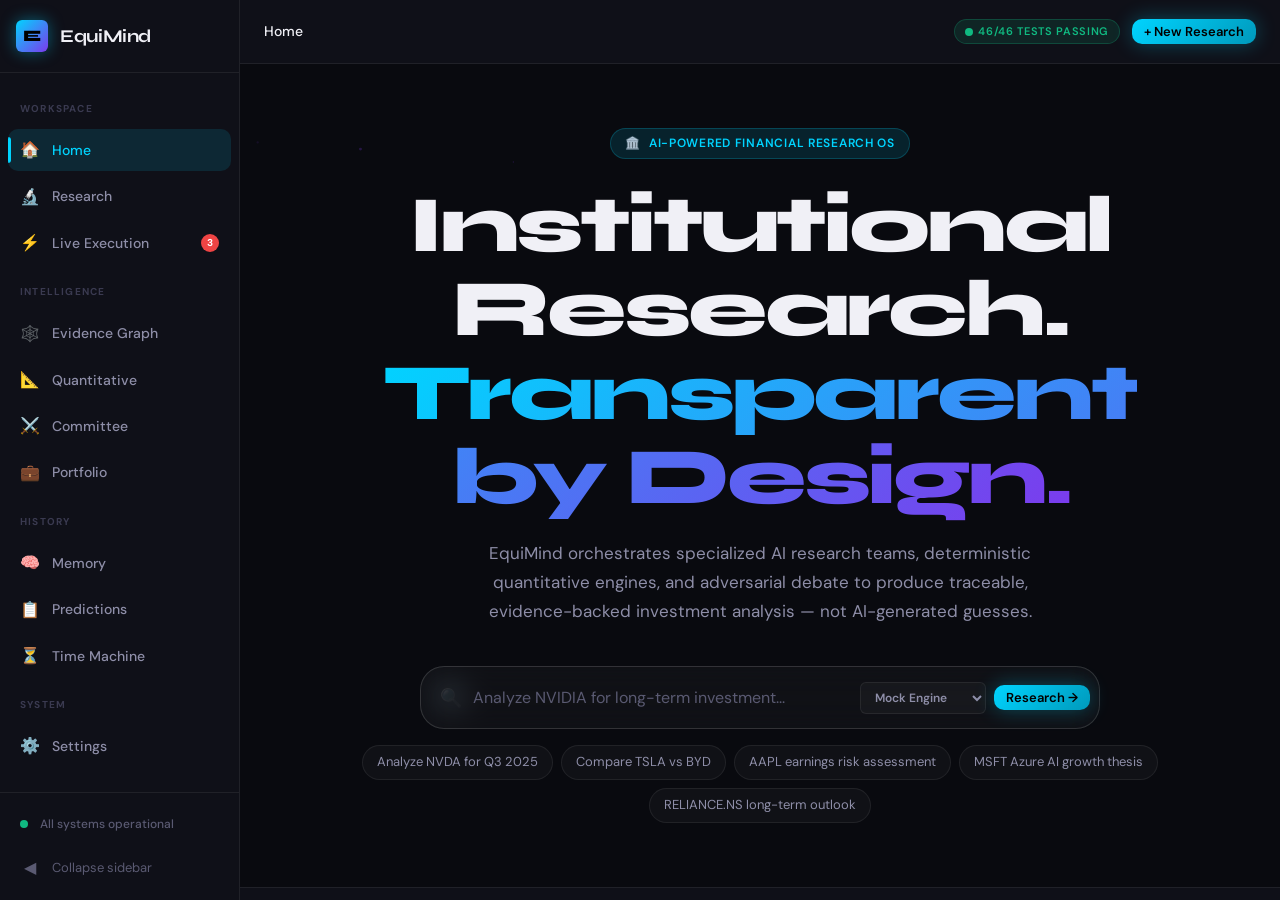
<file: web/index.html>
<!DOCTYPE html>
<html lang="en" data-theme="dark">
<head>
  <meta charset="UTF-8">
  <meta name="viewport" content="width=device-width, initial-scale=1.0">
  <title>EquiMind — AI-Powered Financial Research Operating System</title>
  <meta name="description" content="EquiMind is an autonomous AI Financial Research OS. Institutional-quality equity research powered by deterministic quantitative engines, adversarial debate, and traceable evidence — not chatbot guesses.">

  <!-- Fonts -->
  <link rel="preconnect" href="https://fonts.googleapis.com">
  <link rel="preconnect" href="https://fonts.gstatic.com" crossorigin>
  <link href="https://fonts.googleapis.com/css2?family=DM+Sans:ital,opsz,wght@0,9..40,300;0,9..40,400;0,9..40,500;0,9..40,600;0,9..40,700;1,9..40,400&family=JetBrains+Mono:wght@400;500;600;700&family=Syne:wght@500;600;700;800&display=swap" rel="stylesheet">

  <!-- CSS -->
  <link rel="stylesheet" href="css/design-system.css">
  <link rel="stylesheet" href="css/components.css">
  <link rel="stylesheet" href="css/layout.css">
  <link rel="stylesheet" href="css/landing.css">
</head>
<body>

<!-- Mobile overlay -->
<div id="nav-overlay" style="display:none;position:fixed;inset:0;background:rgba(0,0,0,0.6);z-index:150;backdrop-filter:blur(4px)" onclick="nav.closeMobile()"></div>

<!-- ============================================================
     APP SHELL
     ============================================================ -->
<div class="app-shell">

  <!-- ── LEFT NAVIGATION ── -->
  <nav id="nav-sidebar" class="nav-sidebar" role="navigation" aria-label="Main navigation">

    <!-- Logo -->
    <div class="nav-logo">
      <div class="nav-logo-icon" aria-hidden="true">E</div>
      <span class="nav-logo-text">EquiMind</span>
    </div>

    <!-- Nav Body -->
    <div class="nav-body">

      <span class="nav-group-label">Workspace</span>

      <a href="index.html" class="nav-item" data-page="index.html" id="nav-home" aria-label="Home">
        <span class="nav-item-icon">🏠</span>
        <span class="nav-item-label">Home</span>
      </a>

      <a href="research.html" class="nav-item" data-page="research.html" aria-label="Research">
        <span class="nav-item-icon">🔬</span>
        <span class="nav-item-label">Research</span>
      </a>

      <a href="live.html" class="nav-item" data-page="live.html" aria-label="Live Execution">
        <span class="nav-item-icon">⚡</span>
        <span class="nav-item-label">Live Execution</span>
        <span class="nav-item-badge">3</span>
      </a>

      <span class="nav-group-label">Intelligence</span>

      <a href="evidence.html" class="nav-item" data-page="evidence.html" aria-label="Evidence Explorer">
        <span class="nav-item-icon">🕸️</span>
        <span class="nav-item-label">Evidence Graph</span>
      </a>

      <a href="quantitative.html" class="nav-item" data-page="quantitative.html" aria-label="Quantitative Analysis">
        <span class="nav-item-icon">📐</span>
        <span class="nav-item-label">Quantitative</span>
      </a>

      <a href="committee.html" class="nav-item" data-page="committee.html" aria-label="Investment Committee">
        <span class="nav-item-icon">⚔️</span>
        <span class="nav-item-label">Committee</span>
      </a>

      <a href="portfolio.html" class="nav-item" data-page="portfolio.html" aria-label="Portfolio">
        <span class="nav-item-icon">💼</span>
        <span class="nav-item-label">Portfolio</span>
      </a>

      <span class="nav-group-label">History</span>

      <a href="memory.html" class="nav-item" data-page="memory.html" aria-label="Memory Explorer">
        <span class="nav-item-icon">🧠</span>
        <span class="nav-item-label">Memory</span>
      </a>

      <a href="predictions.html" class="nav-item" data-page="predictions.html" aria-label="Prediction Registry">
        <span class="nav-item-icon">📋</span>
        <span class="nav-item-label">Predictions</span>
      </a>

      <a href="timemachine.html" class="nav-item" data-page="timemachine.html" aria-label="Time Machine">
        <span class="nav-item-icon">⏳</span>
        <span class="nav-item-label">Time Machine</span>
      </a>

      <span class="nav-group-label">System</span>

      <a href="settings.html" class="nav-item" data-page="settings.html" aria-label="Settings">
        <span class="nav-item-icon">⚙️</span>
        <span class="nav-item-label">Settings</span>
      </a>

    </div>

    <!-- Collapse toggle -->
    <div class="nav-footer">
      <div class="nav-item" style="gap:var(--space-3);color:var(--text-muted);font-size:0.75rem">
        <span class="status-dot live"></span>
        <span class="nav-item-label">All systems operational</span>
      </div>
      <div id="nav-collapse-btn" class="nav-collapse-btn" aria-label="Toggle navigation" tabindex="0" role="button">
        <span class="nav-collapse-icon nav-item-icon">◀</span>
        <span class="nav-item-label t-small">Collapse sidebar</span>
      </div>
    </div>

  </nav>

  <!-- ── MAIN CONTENT ── -->
  <main class="main-content" id="main-content">

    <!-- Top Bar -->
    <header class="top-bar">
      <div class="top-bar-left">
        <button id="mobile-menu-btn" class="btn btn-ghost btn-icon" aria-label="Open navigation" style="display:none">☰</button>
        <nav class="breadcrumb" aria-label="Breadcrumb">
          <span class="breadcrumb-current">Home</span>
        </nav>
      </div>
      <div class="top-bar-right">
        <span class="badge badge-green" style="gap:5px">
          <span class="status-dot live"></span>
          46/46 Tests Passing
        </span>
        <button id="new-research-btn" class="btn btn-primary btn-sm" onclick="document.getElementById('search-input').focus()">
          + New Research
        </button>
      </div>
    </header>

    <!-- Page Content -->
    <div class="page-content">

      <!-- ── HERO ── -->
      <section class="hero" aria-labelledby="hero-headline">
        <canvas id="hero-canvas" class="hero-canvas" aria-hidden="true"></canvas>

        <div class="hero-eyebrow" aria-label="Product label">
          <span>🏛️</span>
          <span>AI-Powered Financial Research OS</span>
        </div>

        <h1 class="hero-headline" id="hero-headline">
          Institutional Research.<br>
          <span class="gradient-text">Transparent by Design.</span>
        </h1>

        <p class="hero-sub">
          EquiMind orchestrates specialized AI research teams, deterministic quantitative engines, and adversarial debate to produce traceable, evidence-backed investment analysis — not AI-generated guesses.
        </p>

        <!-- Search Interface -->
        <div class="search-wrapper" role="search">
          <span class="search-icon" aria-hidden="true">🔍</span>
          <input
            id="search-input"
            class="search-input"
            type="text"
            placeholder="Analyze NVIDIA for long-term investment..."
            autocomplete="off"
            spellcheck="false"
            aria-label="Research query"
          >
          <div class="search-actions">
            <select id="provider-select" class="btn btn-ghost btn-sm" style="font-size:0.75rem;padding:6px 10px;border-radius:var(--radius-sm)" aria-label="LLM provider">
              <option value="mock">Mock Engine</option>
              <option value="openai">OpenAI</option>
              <option value="gemini">Gemini</option>
              <option value="claude">Claude</option>
              <option value="ollama">Ollama (Local)</option>
            </select>
            <button id="search-btn" class="btn btn-primary btn-sm" aria-label="Start research">
              Research →
            </button>
          </div>
        </div>

        <!-- Example chips -->
        <div class="search-examples" role="list" aria-label="Example queries">
          <span class="search-example-chip" role="listitem" tabindex="0">Analyze NVDA for Q3 2025</span>
          <span class="search-example-chip" role="listitem" tabindex="0">Compare TSLA vs BYD</span>
          <span class="search-example-chip" role="listitem" tabindex="0">AAPL earnings risk assessment</span>
          <span class="search-example-chip" role="listitem" tabindex="0">MSFT Azure AI growth thesis</span>
          <span class="search-example-chip" role="listitem" tabindex="0">RELIANCE.NS long-term outlook</span>
        </div>
      </section>

      <!-- ── STATS STRIP ── -->
      <div class="stats-strip" role="complementary" aria-label="System statistics">
        <div class="stats-strip-item">
          <span>🤖</span>
          <span class="stats-strip-value">8</span>
          <span>LLM Providers</span>
        </div>
        <div class="stats-strip-item">
          <span>🧮</span>
          <span class="stats-strip-value">9</span>
          <span>Quant Engines</span>
        </div>
        <div class="stats-strip-item">
          <span>🧪</span>
          <span class="stats-strip-value">46/46</span>
          <span>Tests Passing</span>
        </div>
        <div class="stats-strip-item">
          <span>⚡</span>
          <span class="stats-strip-value">1,000+</span>
          <span>Monte Carlo Paths</span>
        </div>
        <div class="stats-strip-item">
          <span>🏛️</span>
          <span class="stats-strip-value">0%</span>
          <span>LLM Math Used</span>
        </div>
      </div>

      <!-- ── RECENT REPORTS ── -->
      <section class="landing-section" aria-labelledby="recent-heading">
        <div class="section-header">
          <h2 class="t-h2" id="recent-heading">Recent Research</h2>
          <a href="research.html" class="btn btn-ghost btn-sm">View all →</a>
        </div>

        <div class="reports-scroll" role="list" aria-label="Recent research reports">

          <div class="report-card" role="listitem" tabindex="0" onclick="window.location='research.html?ticker=NVDA'" onkeydown="if(event.key==='Enter')window.location='research.html?ticker=NVDA'">
            <div class="report-card-header">
              <span class="ticker-chip">📈 NVDA</span>
              <span class="badge badge-green">STRONG BUY</span>
            </div>
            <div class="report-card-title">NVIDIA — AI Infrastructure Demand & Blackwell Architecture Analysis</div>
            <div class="report-card-meta">
              <span>2h ago · 47 evidence nodes</span>
              <span class="report-card-conviction" style="color:var(--green)">⬆ 94% conviction</span>
            </div>
            <div class="progress-bar"><div class="progress-fill" style="width:94%"></div></div>
          </div>

          <div class="report-card" role="listitem" tabindex="0" onclick="window.location='research.html?ticker=AAPL'" onkeydown="if(event.key==='Enter')window.location='research.html?ticker=AAPL'">
            <div class="report-card-header">
              <span class="ticker-chip">📱 AAPL</span>
              <span class="badge badge-amber">HOLD</span>
            </div>
            <div class="report-card-title">Apple Inc. — Services Growth vs Hardware Saturation in Indian Markets</div>
            <div class="report-card-meta">
              <span>6h ago · 38 evidence nodes</span>
              <span class="report-card-conviction" style="color:var(--amber)">→ 61% conviction</span>
            </div>
            <div class="progress-bar"><div class="progress-fill" style="width:61%;background:linear-gradient(90deg,var(--amber),var(--cyan))"></div></div>
          </div>

          <div class="report-card" role="listitem" tabindex="0">
            <div class="report-card-header">
              <span class="ticker-chip">🚗 TSLA</span>
              <span class="badge badge-red">SELL</span>
            </div>
            <div class="report-card-title">Tesla — Margin Compression, BYD Competition & Valuation Risk Assessment</div>
            <div class="report-card-meta">
              <span>1d ago · 52 evidence nodes</span>
              <span class="report-card-conviction" style="color:var(--red)">⬇ 78% conviction</span>
            </div>
            <div class="progress-bar"><div class="progress-fill" style="width:78%;background:linear-gradient(90deg,var(--red),var(--amber))"></div></div>
          </div>

          <div class="report-card" role="listitem" tabindex="0">
            <div class="report-card-header">
              <span class="ticker-chip">☁️ MSFT</span>
              <span class="badge badge-green">BUY</span>
            </div>
            <div class="report-card-title">Microsoft — Azure AI Copilot Monetization & Enterprise Adoption Rate</div>
            <div class="report-card-meta">
              <span>2d ago · 41 evidence nodes</span>
              <span class="report-card-conviction" style="color:var(--green)">⬆ 82% conviction</span>
            </div>
            <div class="progress-bar"><div class="progress-fill" style="width:82%"></div></div>
          </div>

          <div class="report-card" role="listitem" tabindex="0">
            <div class="report-card-header">
              <span class="ticker-chip">🛢️ RELIANCE</span>
              <span class="badge badge-green">BUY</span>
            </div>
            <div class="report-card-title">Reliance Industries — Jio Platforms JioAI & Retail Expansion Thesis</div>
            <div class="report-card-meta">
              <span>3d ago · 29 evidence nodes</span>
              <span class="report-card-conviction" style="color:var(--green)">⬆ 76% conviction</span>
            </div>
            <div class="progress-bar"><div class="progress-fill" style="width:76%"></div></div>
          </div>

        </div>
      </section>

      <!-- ── ARCHITECTURE DIAGRAM ── -->
      <section class="landing-section" aria-labelledby="arch-heading">
        <div class="section-header">
          <div>
            <h2 class="t-h2" id="arch-heading">How Research Works</h2>
            <p class="t-small t-secondary" style="margin-top:var(--space-1)">Every recommendation traces back to verified evidence — no hallucinations</p>
          </div>
        </div>

        <div class="arch-diagram" role="img" aria-label="EquiMind research architecture diagram">
          <div class="arch-node delay-1 animate-scale-in" style="border-color:rgba(0,212,255,0.3)">
            <div class="arch-node-icon">🎯</div>
            <div class="arch-node-name t-cyan">Planner Agent</div>
            <div class="arch-node-sub">Sector detection & DAG construction</div>
          </div>
          <div class="arch-arrow">→</div>
          <div class="arch-node delay-2 animate-scale-in" style="border-color:rgba(124,58,237,0.3)">
            <div class="arch-node-icon">👥</div>
            <div class="arch-node-name" style="color:#A78BFA">Research Teams</div>
            <div class="arch-node-sub">Market · Fundamental · Macro · Web</div>
          </div>
          <div class="arch-arrow">→</div>
          <div class="arch-node delay-3 animate-scale-in" style="border-color:rgba(16,185,129,0.3)">
            <div class="arch-node-icon">🧮</div>
            <div class="arch-node-name t-green">Quant Engines</div>
            <div class="arch-node-sub">9 deterministic math modules</div>
          </div>
          <div class="arch-arrow">→</div>
          <div class="arch-node delay-4 animate-scale-in" style="border-color:rgba(245,158,11,0.3)">
            <div class="arch-node-icon">⚔️</div>
            <div class="arch-node-name t-amber">Bull vs Bear</div>
            <div class="arch-node-sub">Adversarial debate committee</div>
          </div>
          <div class="arch-arrow">→</div>
          <div class="arch-node delay-5 animate-scale-in" style="border-color:rgba(0,212,255,0.2)">
            <div class="arch-node-icon">📄</div>
            <div class="arch-node-name t-cyan">Final Report</div>
            <div class="arch-node-sub">Traceable · Explainable · Cited</div>
          </div>
        </div>
      </section>

      <!-- ── FEATURES ── -->
      <section class="landing-section" aria-labelledby="features-heading">
        <h2 class="t-h2" id="features-heading">What Makes EquiMind Different</h2>
        <div class="feature-grid">

          <div class="feature-block" data-animate>
            <div class="feature-icon">🚫🤖</div>
            <div class="feature-title">Zero LLM Math</div>
            <div class="feature-desc">All financial calculations — RSI, Sharpe, Altman Z-Score, Piotroski F-Score, Monte Carlo, Portfolio Optimization — are computed 100% deterministically in Python. The LLM only synthesizes verified results.</div>
          </div>

          <div class="feature-block" data-animate>
            <div class="feature-icon">⚔️</div>
            <div class="feature-title">Adversarial Debate</div>
            <div class="feature-desc">BullAgent and BearAgent independently build opposing investment theses. JudgeAgent resolves contradictions, strips unsupported claims, and produces a transparent conviction score.</div>
          </div>

          <div class="feature-block" data-animate>
            <div class="feature-icon">🔗</div>
            <div class="feature-title">Full Evidence Provenance</div>
            <div class="feature-desc">Every claim in every report links back to its original source — SEC filings, earnings calls, Bloomberg news, Reddit posts, GitHub commits, or macroeconomic data. No hallucinations can hide.</div>
          </div>

          <div class="feature-block" data-animate>
            <div class="feature-icon">🔌</div>
            <div class="feature-title">Model Agnostic</div>
            <div class="feature-desc">Switch between OpenAI, Gemini, Claude, DeepSeek, Ollama, or the built-in Mock engine without changing any research logic. The orchestration layer is always in control.</div>
          </div>

          <div class="feature-block" data-animate>
            <div class="feature-icon">🎯</div>
            <div class="feature-title">Sector-Aware Planner</div>
            <div class="feature-desc">NVIDIA gets GPU shipments and GitHub commit velocity. Bank of America gets NIM and credit quality. The planner constructs unique research pipelines per company type — no fixed templates.</div>
          </div>

          <div class="feature-block" data-animate>
            <div class="feature-icon">⏳</div>
            <div class="feature-title">Time Machine Backtesting</div>
            <div class="feature-desc">Run any research query as if you were in January 2022. The TemporalGuard automatically blocks future data from contaminating historical analysis, enabling honest look-ahead-free backtesting.</div>
          </div>

        </div>
      </section>

      <!-- ── SYSTEM STATUS ── -->
      <section class="landing-section" aria-labelledby="status-heading">
        <div class="section-header">
          <h2 class="t-h2" id="status-heading">System Status</h2>
          <span class="badge badge-green" style="gap:5px"><span class="status-dot live"></span>All Systems Operational</span>
        </div>
        <div class="status-grid" role="list" aria-label="System module status">

          <div class="status-item" role="listitem">
            <span class="status-dot done"></span>
            <span class="status-name t-small">Technical Engine</span>
            <span class="status-val">RSI · MACD · BB</span>
          </div>
          <div class="status-item" role="listitem">
            <span class="status-dot done"></span>
            <span class="status-name t-small">Fundamental Engine</span>
            <span class="status-val">F-Score · Z-Score</span>
          </div>
          <div class="status-item" role="listitem">
            <span class="status-dot done"></span>
            <span class="status-name t-small">Risk Engine</span>
            <span class="status-val">VaR · CVaR · Sharpe</span>
          </div>
          <div class="status-item" role="listitem">
            <span class="status-dot done"></span>
            <span class="status-name t-small">Time Series Engine</span>
            <span class="status-val">Kalman · HMM · GARCH</span>
          </div>
          <div class="status-item" role="listitem">
            <span class="status-dot done"></span>
            <span class="status-name t-small">Alpha Lab</span>
            <span class="status-val">IC · Rank IC · Decay</span>
          </div>
          <div class="status-item" role="listitem">
            <span class="status-dot done"></span>
            <span class="status-name t-small">Causal Engine</span>
            <span class="status-val">SCM · Backdoor adj.</span>
          </div>
          <div class="status-item" role="listitem">
            <span class="status-dot done"></span>
            <span class="status-name t-small">Monte Carlo</span>
            <span class="status-val">GBM · Jump Diffusion</span>
          </div>
          <div class="status-item" role="listitem">
            <span class="status-dot done"></span>
            <span class="status-name t-small">Portfolio Optimizer</span>
            <span class="status-val">Markowitz · Kelly</span>
          </div>
          <div class="status-item" role="listitem">
            <span class="status-dot done"></span>
            <span class="status-name t-small">Feature Store</span>
            <span class="status-val">Z-Score Norm.</span>
          </div>
          <div class="status-item" role="listitem">
            <span class="status-dot done"></span>
            <span class="status-name t-small">LLM Providers</span>
            <span class="status-val">8 adapters ready</span>
          </div>
          <div class="status-item" role="listitem">
            <span class="status-dot done"></span>
            <span class="status-name t-small">Evidence Graph</span>
            <span class="status-val">Dedup · Cluster</span>
          </div>
          <div class="status-item" role="listitem">
            <span class="status-dot done"></span>
            <span class="status-name t-small">Adversarial Committee</span>
            <span class="status-val">Bull · Bear · Judge</span>
          </div>

        </div>
      </section>

      <!-- Bottom padding -->
      <div style="height:var(--space-16)"></div>

    </div><!-- end page-content -->
  </main><!-- end main-content -->
</div><!-- end app-shell -->

<!-- Toast container -->
<div id="toast-container" class="toast-container" role="status" aria-live="polite"></div>

<!-- JS -->
<script src="js/api-client.js"></script>
<script src="js/nav.js"></script>
<script>
  // ── Search interaction ──
  const searchInput = document.getElementById('search-input');
  const searchBtn   = document.getElementById('search-btn');

  // Fill from example chips
  document.querySelectorAll('.search-example-chip').forEach(chip => {
    chip.addEventListener('click', () => {
      searchInput.value = chip.textContent;
      searchInput.focus();
    });
    chip.addEventListener('keydown', e => {
      if (e.key === 'Enter' || e.key === ' ') {
        e.preventDefault();
        searchInput.value = chip.textContent;
        searchInput.focus();
      }
    });
  });

  // Launch research on Enter / button click
  function launchResearch() {
    const query = searchInput.value.trim();
    if (!query) {
      searchInput.focus();
      toast.warning('Please enter a research query first.');
      return;
    }
    const provider = document.getElementById('provider-select').value;
    // Extract potential ticker from query
    const tickerMatch = query.match(/\b([A-Z]{2,5})\b/);
    const ticker = tickerMatch ? tickerMatch[1] : 'UNKNOWN';

    toast.research(`Starting research on ${ticker}...`);
    setTimeout(() => {
      window.location.href = `research.html?ticker=${ticker}&query=${encodeURIComponent(query)}&provider=${provider}`;
    }, 800);
  }

  searchBtn.addEventListener('click', launchResearch);
  searchInput.addEventListener('keydown', e => {
    if (e.key === 'Enter') launchResearch();
  });

  // Show mobile menu button on small screens
  function checkMobile() {
    const mobileBtn = document.getElementById('mobile-menu-btn');
    if (mobileBtn) mobileBtn.style.display = window.innerWidth <= 768 ? 'flex' : 'none';
  }
  checkMobile();
  window.addEventListener('resize', checkMobile);

  // Welcome toast after 1.5s
  setTimeout(() => {
    toast.success('EquiMind ready — 46/46 quantitative tests passing');
  }, 1500);
</script>

</body>
</html>
</file>
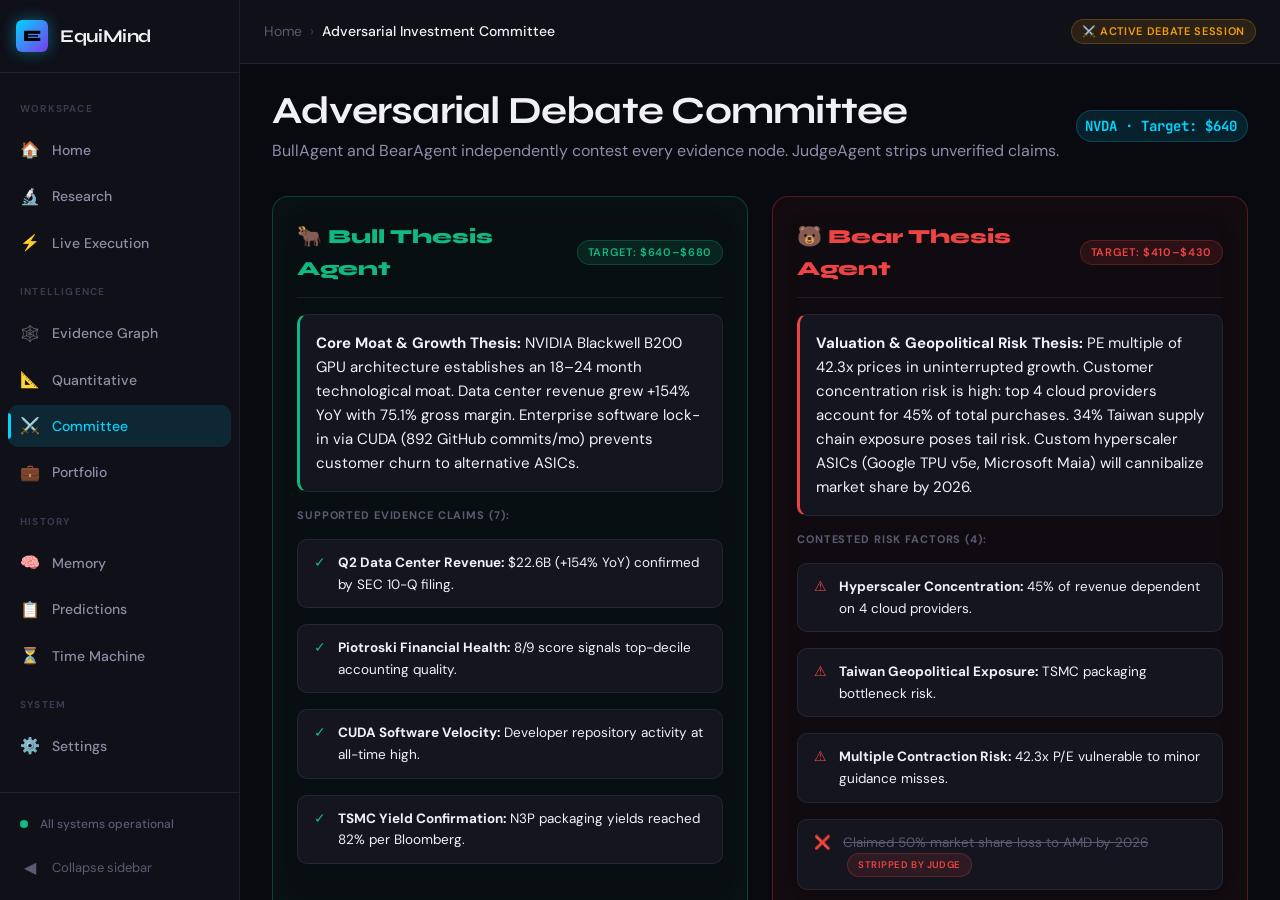
<file: web/committee.html>
<!DOCTYPE html>
<html lang="en" data-theme="dark">
<head>
  <meta charset="UTF-8">
  <meta name="viewport" content="width=device-width, initial-scale=1.0">
  <title>Investment Committee Debate — EquiMind</title>
  <meta name="description" content="Adversarial Bull vs Bear debate and Judge resolution for NVIDIA research in EquiMind.">

  <!-- Fonts -->
  <link rel="preconnect" href="https://fonts.googleapis.com">
  <link rel="preconnect" href="https://fonts.gstatic.com" crossorigin>
  <link href="https://fonts.googleapis.com/css2?family=DM+Sans:ital,opsz,wght@0,9..40,300;0,9..40,400;0,9..40,500;0,9..40,600;0,9..40,700;1,9..40,400&family=JetBrains+Mono:wght@400;500;600;700&family=Syne:wght@500;600;700;800&display=swap" rel="stylesheet">

  <!-- CSS -->
  <link rel="stylesheet" href="css/design-system.css">
  <link rel="stylesheet" href="css/components.css">
  <link rel="stylesheet" href="css/layout.css">
  <link rel="stylesheet" href="css/committee.css">
</head>
<body>

<div id="nav-overlay" style="display:none;position:fixed;inset:0;background:rgba(0,0,0,0.6);z-index:150;backdrop-filter:blur(4px)" onclick="nav.closeMobile()"></div>

<div class="app-shell">

  <!-- ── LEFT NAV ── -->
  <nav id="nav-sidebar" class="nav-sidebar" role="navigation" aria-label="Main navigation">
    <div class="nav-logo">
      <a href="index.html" class="nav-logo-icon" style="text-decoration:none">E</a>
      <span class="nav-logo-text">EquiMind</span>
    </div>
    <div class="nav-body">
      <span class="nav-group-label">Workspace</span>
      <a href="index.html"       class="nav-item" data-page="index.html"><span class="nav-item-icon">🏠</span><span class="nav-item-label">Home</span></a>
      <a href="research.html"    class="nav-item" data-page="research.html"><span class="nav-item-icon">🔬</span><span class="nav-item-label">Research</span></a>
      <a href="live.html"        class="nav-item" data-page="live.html"><span class="nav-item-icon">⚡</span><span class="nav-item-label">Live Execution</span></a>
      <span class="nav-group-label">Intelligence</span>
      <a href="evidence.html"    class="nav-item" data-page="evidence.html"><span class="nav-item-icon">🕸️</span><span class="nav-item-label">Evidence Graph</span></a>
      <a href="quantitative.html"class="nav-item" data-page="quantitative.html"><span class="nav-item-icon">📐</span><span class="nav-item-label">Quantitative</span></a>
      <a href="committee.html"   class="nav-item" data-page="committee.html"><span class="nav-item-icon">⚔️</span><span class="nav-item-label">Committee</span></a>
      <a href="portfolio.html"   class="nav-item" data-page="portfolio.html"><span class="nav-item-icon">💼</span><span class="nav-item-label">Portfolio</span></a>
      <span class="nav-group-label">History</span>
      <a href="memory.html"      class="nav-item" data-page="memory.html"><span class="nav-item-icon">🧠</span><span class="nav-item-label">Memory</span></a>
      <a href="predictions.html" class="nav-item" data-page="predictions.html"><span class="nav-item-icon">📋</span><span class="nav-item-label">Predictions</span></a>
      <a href="timemachine.html" class="nav-item" data-page="timemachine.html"><span class="nav-item-icon">⏳</span><span class="nav-item-label">Time Machine</span></a>
      <span class="nav-group-label">System</span>
      <a href="settings.html"    class="nav-item" data-page="settings.html"><span class="nav-item-icon">⚙️</span><span class="nav-item-label">Settings</span></a>
    </div>
    <div class="nav-footer">
      <div class="nav-item" style="gap:var(--space-3);color:var(--text-muted);font-size:0.75rem">
        <span class="status-dot live"></span>
        <span class="nav-item-label">All systems operational</span>
      </div>
      <div id="nav-collapse-btn" class="nav-collapse-btn" tabindex="0" role="button" aria-label="Toggle sidebar">
        <span class="nav-collapse-icon nav-item-icon">◀</span>
        <span class="nav-item-label t-small">Collapse sidebar</span>
      </div>
    </div>
  </nav>

  <!-- ── MAIN CONTENT ── -->
  <main class="main-content">

    <!-- Top Bar -->
    <header class="top-bar">
      <div class="top-bar-left">
        <button id="mobile-menu-btn" class="btn btn-ghost btn-icon" style="display:none" aria-label="Open nav">☰</button>
        <nav class="breadcrumb" aria-label="Breadcrumb">
          <a href="index.html" class="breadcrumb-sep" style="color:var(--text-muted)">Home</a>
          <span class="breadcrumb-sep">›</span>
          <span class="breadcrumb-current">Adversarial Investment Committee</span>
        </nav>
      </div>
      <div class="top-bar-right">
        <span class="badge badge-amber" style="gap:5px">
          ⚔️ Active Debate Session
        </span>
      </div>
    </header>

    <!-- Page Content Container -->
    <div class="page-content">
      <div class="committee-container">

        <!-- Header -->
        <div class="committee-header">
          <div>
            <h1 class="t-h1">Adversarial Debate Committee</h1>
            <p class="t-secondary" style="margin-top:4px">
              BullAgent and BearAgent independently contest every evidence node. JudgeAgent strips unverified claims.
            </p>
          </div>
          <span class="ticker-chip" style="font-size:0.875rem">NVDA · Target: $640</span>
        </div>

        <!-- 2-Column Debate Grid (Bull vs Bear) -->
        <div class="debate-grid">

          <!-- Bull Panel -->
          <div class="bull-panel">
            <div class="debate-panel-header">
              <span class="debate-title t-green">🐂 Bull Thesis Agent</span>
              <span class="badge badge-green">Target: $640–$680</span>
            </div>

            <div class="thesis-box" style="border-left: 3px solid var(--green)">
              <strong>Core Moat & Growth Thesis:</strong> NVIDIA Blackwell B200 GPU architecture establishes an 18–24 month technological moat. Data center revenue grew +154% YoY with 75.1% gross margin. Enterprise software lock-in via CUDA (892 GitHub commits/mo) prevents customer churn to alternative ASICs.
            </div>

            <div class="t-xs t-muted" style="text-transform:uppercase;letter-spacing:0.08em;font-weight:700">Supported Evidence Claims (7):</div>

            <div class="evidence-list-item">
              <span class="t-green">✓</span>
              <div>
                <strong>Q2 Data Center Revenue:</strong> $22.6B (+154% YoY) confirmed by SEC 10-Q filing.
              </div>
            </div>

            <div class="evidence-list-item">
              <span class="t-green">✓</span>
              <div>
                <strong>Piotroski Financial Health:</strong> 8/9 score signals top-decile accounting quality.
              </div>
            </div>

            <div class="evidence-list-item">
              <span class="t-green">✓</span>
              <div>
                <strong>CUDA Software Velocity:</strong> Developer repository activity at all-time high.
              </div>
            </div>

            <div class="evidence-list-item">
              <span class="t-green">✓</span>
              <div>
                <strong>TSMC Yield Confirmation:</strong> N3P packaging yields reached 82% per Bloomberg.
              </div>
            </div>
          </div>

          <!-- Bear Panel -->
          <div class="bear-panel">
            <div class="debate-panel-header">
              <span class="debate-title t-red">🐻 Bear Thesis Agent</span>
              <span class="badge badge-red">Target: $410–$430</span>
            </div>

            <div class="thesis-box" style="border-left: 3px solid var(--red)">
              <strong>Valuation & Geopolitical Risk Thesis:</strong> PE multiple of 42.3x prices in uninterrupted growth. Customer concentration risk is high: top 4 cloud providers account for 45% of total purchases. 34% Taiwan supply chain exposure poses tail risk. Custom hyperscaler ASICs (Google TPU v5e, Microsoft Maia) will cannibalize market share by 2026.
            </div>

            <div class="t-xs t-muted" style="text-transform:uppercase;letter-spacing:0.08em;font-weight:700">Contested Risk Factors (4):</div>

            <div class="evidence-list-item">
              <span class="t-red">⚠</span>
              <div>
                <strong>Hyperscaler Concentration:</strong> 45% of revenue dependent on 4 cloud providers.
              </div>
            </div>

            <div class="evidence-list-item">
              <span class="t-red">⚠</span>
              <div>
                <strong>Taiwan Geopolitical Exposure:</strong> TSMC packaging bottleneck risk.
              </div>
            </div>

            <div class="evidence-list-item">
              <span class="t-red">⚠</span>
              <div>
                <strong>Multiple Contraction Risk:</strong> 42.3x P/E vulnerable to minor guidance misses.
              </div>
            </div>

            <div class="evidence-list-item">
              <span class="t-red">❌</span>
              <div>
                <span class="t-muted" style="text-decoration:line-through">Claimed 50% market share loss to AMD by 2026</span>
                <span class="badge badge-red" style="font-size:0.6rem;margin-left:4px">STRIPPED BY JUDGE</span>
              </div>
            </div>
          </div>

        </div>

        <!-- Judge Panel (Resolution) -->
        <div class="judge-panel">
          <div class="flex items-center justify-between">
            <div class="t-h2 flex items-center gap-2">
              <span>⚖️</span> Judge Agent Verdict & Resolution
            </div>
            <span class="badge badge-green" style="font-size:0.875rem">Conviction: 91% (STRONG BUY)</span>
          </div>

          <!-- Balance Scale Bar -->
          <div class="t-xs t-muted" style="text-transform:uppercase;letter-spacing:0.08em">Evidence Weight Distribution:</div>
          <div class="judge-balance-bar">
            <div class="judge-bar-bull" style="width:72%">BULL EVIDENCE 72%</div>
            <div class="judge-bar-bear" style="width:28%">BEAR 28%</div>
          </div>

          <!-- Conflict Resolution Table -->
          <div class="t-h3" style="margin-top:var(--space-3)">Evidence Conflict Resolution Log</div>
          <table class="conflict-table">
            <thead>
              <tr>
                <th>Contradiction Pair</th>
                <th>Bull Argument</th>
                <th>Bear Counter</th>
                <th>Judge Resolution</th>
              </tr>
            </thead>
            <tbody>
              <tr>
                <td><strong>Hyperscaler Custom Chips</strong></td>
                <td>Internal ASICs lack CUDA developer ecosystem.</td>
                <td>MSFT Maia & GOOG TPU lower GPU demand.</td>
                <td><span class="t-green">Resolved (Bull):</span> ASICs handle inference; NVDA retains 88% training market.</td>
              </tr>
              <tr>
                <td><strong>Taiwan Supply Risk</strong></td>
                <td>TSMC Arizona fab coming online Q1 2026.</td>
                <td>34% packaging exposure in Taiwan Strait.</td>
                <td><span class="t-amber">Resolved (Balanced):</span> Bounded 2-quarter disruption risk max. B05 VaR updated.</td>
              </tr>
            </tbody>
          </table>

          <div style="margin-top:var(--space-4);display:flex;justify-content:flex-end;gap:var(--space-3)">
            <a href="report.html" class="btn btn-primary">Generate Final Research Report →</a>
          </div>
        </div>

        <div style="height:var(--space-12)"></div>

      </div>
    </div>
  </main>
</div>

<div id="toast-container" class="toast-container" role="status" aria-live="polite"></div>

<script src="js/nav.js"></script>
<script>
  function checkMobile() {
    const btn = document.getElementById('mobile-menu-btn');
    if (btn) btn.style.display = window.innerWidth <= 768 ? 'flex' : 'none';
  }
  checkMobile();
  window.addEventListener('resize', checkMobile);
</script>

</body>
</html>
</file>
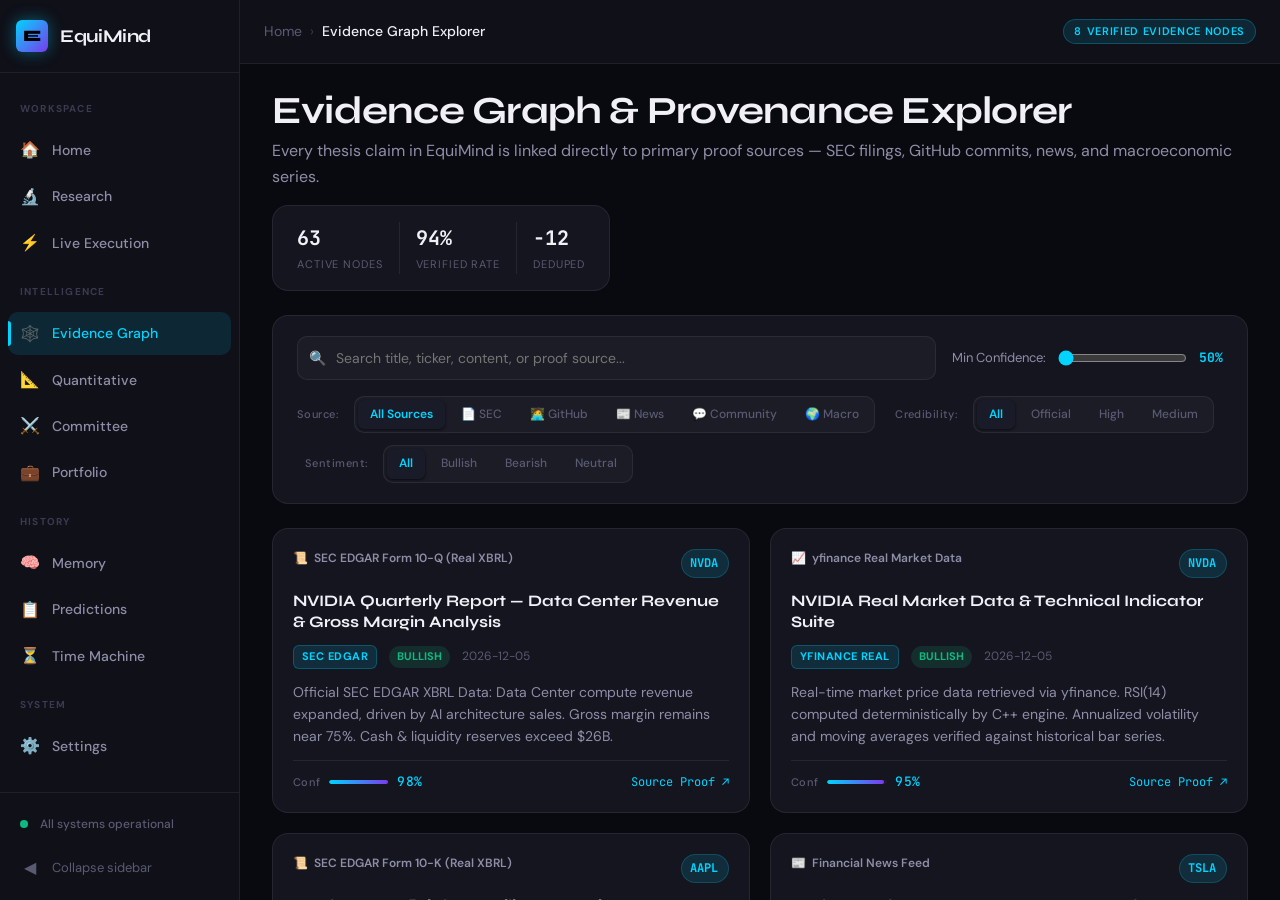
<file: web/evidence.html>
<!DOCTYPE html>
<html lang="en" data-theme="dark">
<head>
  <meta charset="UTF-8">
  <meta name="viewport" content="width=device-width, initial-scale=1.0">
  <title>Evidence Explorer — EquiMind</title>
  <meta name="description" content="Traceable evidence graph and multi-criterion evidence explorer for EquiMind investment research.">

  <!-- Fonts -->
  <link rel="preconnect" href="https://fonts.googleapis.com">
  <link rel="preconnect" href="https://fonts.gstatic.com" crossorigin>
  <link href="https://fonts.googleapis.com/css2?family=DM+Sans:ital,opsz,wght@0,9..40,300;0,9..40,400;0,9..40,500;0,9..40,600;0,9..40,700;1,9..40,400&family=JetBrains+Mono:wght@400;500;600;700&family=Syne:wght@500;600;700;800&display=swap" rel="stylesheet">

  <!-- CSS -->
  <link rel="stylesheet" href="css/design-system.css">
  <link rel="stylesheet" href="css/components.css">
  <link rel="stylesheet" href="css/layout.css">
  <link rel="stylesheet" href="css/evidence.css">
</head>
<body>

<div id="nav-overlay" style="display:none;position:fixed;inset:0;background:rgba(0,0,0,0.6);z-index:150;backdrop-filter:blur(4px)" onclick="nav.closeMobile()"></div>

<div class="app-shell">

  <!-- ── LEFT NAV ── -->
  <nav id="nav-sidebar" class="nav-sidebar" role="navigation" aria-label="Main navigation">
    <div class="nav-logo">
      <a href="index.html" class="nav-logo-icon" style="text-decoration:none">E</a>
      <span class="nav-logo-text">EquiMind</span>
    </div>
    <div class="nav-body">
      <span class="nav-group-label">Workspace</span>
      <a href="index.html"       class="nav-item" data-page="index.html"><span class="nav-item-icon">🏠</span><span class="nav-item-label">Home</span></a>
      <a href="research.html"    class="nav-item" data-page="research.html"><span class="nav-item-icon">🔬</span><span class="nav-item-label">Research</span></a>
      <a href="live.html"        class="nav-item" data-page="live.html"><span class="nav-item-icon">⚡</span><span class="nav-item-label">Live Execution</span></a>
      <span class="nav-group-label">Intelligence</span>
      <a href="evidence.html"    class="nav-item" data-page="evidence.html"><span class="nav-item-icon">🕸️</span><span class="nav-item-label">Evidence Graph</span></a>
      <a href="quantitative.html"class="nav-item" data-page="quantitative.html"><span class="nav-item-icon">📐</span><span class="nav-item-label">Quantitative</span></a>
      <a href="committee.html"   class="nav-item" data-page="committee.html"><span class="nav-item-icon">⚔️</span><span class="nav-item-label">Committee</span></a>
      <a href="portfolio.html"   class="nav-item" data-page="portfolio.html"><span class="nav-item-icon">💼</span><span class="nav-item-label">Portfolio</span></a>
      <span class="nav-group-label">History</span>
      <a href="memory.html"      class="nav-item" data-page="memory.html"><span class="nav-item-icon">🧠</span><span class="nav-item-label">Memory</span></a>
      <a href="predictions.html" class="nav-item" data-page="predictions.html"><span class="nav-item-icon">📋</span><span class="nav-item-label">Predictions</span></a>
      <a href="timemachine.html" class="nav-item" data-page="timemachine.html"><span class="nav-item-icon">⏳</span><span class="nav-item-label">Time Machine</span></a>
      <span class="nav-group-label">System</span>
      <a href="settings.html"    class="nav-item" data-page="settings.html"><span class="nav-item-icon">⚙️</span><span class="nav-item-label">Settings</span></a>
    </div>
    <div class="nav-footer">
      <div class="nav-item" style="gap:var(--space-3);color:var(--text-muted);font-size:0.75rem">
        <span class="status-dot live"></span>
        <span class="nav-item-label">All systems operational</span>
      </div>
      <div id="nav-collapse-btn" class="nav-collapse-btn" tabindex="0" role="button" aria-label="Toggle sidebar">
        <span class="nav-collapse-icon nav-item-icon">◀</span>
        <span class="nav-item-label t-small">Collapse sidebar</span>
      </div>
    </div>
  </nav>

  <!-- ── MAIN CONTENT ── -->
  <main class="main-content">

    <!-- Top Bar -->
    <header class="top-bar">
      <div class="top-bar-left">
        <button id="mobile-menu-btn" class="btn btn-ghost btn-icon" style="display:none" aria-label="Open nav">☰</button>
        <nav class="breadcrumb" aria-label="Breadcrumb">
          <a href="index.html" class="breadcrumb-sep" style="color:var(--text-muted)">Home</a>
          <span class="breadcrumb-sep">›</span>
          <span class="breadcrumb-current">Evidence Graph Explorer</span>
        </nav>
      </div>
      <div class="top-bar-right">
        <span class="badge badge-cyan">
          <span id="evidence-count">8</span> Verified Evidence Nodes
        </span>
      </div>
    </header>

    <!-- Page Content Container -->
    <div class="page-content">
      <div class="evidence-page-container">

        <!-- Header -->
        <div class="evidence-header">
          <div>
            <h1 class="t-h1">Evidence Graph & Provenance Explorer</h1>
            <p class="t-secondary" style="margin-top:4px">
              Every thesis claim in EquiMind is linked directly to primary proof sources — SEC filings, GitHub commits, news, and macroeconomic series.
            </p>
          </div>

          <div class="evidence-stats-row">
            <div class="evidence-stat">
              <span class="evidence-stat-val t-cyan">63</span>
              <span class="evidence-stat-lbl">Active Nodes</span>
            </div>
            <div class="divider-vertical"></div>
            <div class="evidence-stat">
              <span class="evidence-stat-val t-green">94%</span>
              <span class="evidence-stat-lbl">Verified Rate</span>
            </div>
            <div class="divider-vertical"></div>
            <div class="evidence-stat">
              <span class="evidence-stat-val t-amber">-12</span>
              <span class="evidence-stat-lbl">Deduped</span>
            </div>
          </div>
        </div>

        <!-- Filter Bar -->
        <div class="filter-bar">
          <div class="filter-row-top">
            <div class="filter-search-box">
              <span class="filter-search-icon">🔍</span>
              <input type="text" id="evidence-search" class="filter-search-input" placeholder="Search title, ticker, content, or proof source...">
            </div>

            <div class="slider-container">
              <span>Min Confidence:</span>
              <input type="range" id="confidence-slider" class="confidence-range" min="0.50" max="0.99" step="0.05" value="0.50">
              <span id="confidence-slider-val" class="t-mono t-cyan" style="font-weight:700">50%</span>
            </div>
          </div>

          <div class="filter-row-chips">
            <!-- Source Filter -->
            <span class="t-xs t-muted" style="margin-right:4px">Source:</span>
            <div class="filter-chip-group">
              <div class="filter-chip active" data-filter-source="all">All Sources</div>
              <div class="filter-chip" data-filter-source="sec">📄 SEC</div>
              <div class="filter-chip" data-filter-source="github">🧑‍💻 GitHub</div>
              <div class="filter-chip" data-filter-source="news">📰 News</div>
              <div class="filter-chip" data-filter-source="reddit">💬 Community</div>
              <div class="filter-chip" data-filter-source="macro">🌍 Macro</div>
            </div>

            <!-- Credibility Filter -->
            <span class="t-xs t-muted" style="margin-left:8px;margin-right:4px">Credibility:</span>
            <div class="filter-chip-group">
              <div class="filter-chip active" data-filter-credibility="all">All</div>
              <div class="filter-chip" data-filter-credibility="VERIFIED_OFFICIAL">Official</div>
              <div class="filter-chip" data-filter-credibility="HIGH">High</div>
              <div class="filter-chip" data-filter-credibility="MEDIUM">Medium</div>
            </div>

            <!-- Sentiment Filter -->
            <span class="t-xs t-muted" style="margin-left:8px;margin-right:4px">Sentiment:</span>
            <div class="filter-chip-group">
              <div class="filter-chip active" data-filter-sentiment="all">All</div>
              <div class="filter-chip" data-filter-sentiment="BULLISH">Bullish</div>
              <div class="filter-chip" data-filter-sentiment="BEARISH">Bearish</div>
              <div class="filter-chip" data-filter-sentiment="NEUTRAL">Neutral</div>
            </div>
          </div>
        </div>

        <!-- Evidence Cards Grid -->
        <div class="evidence-grid" id="evidence-grid">
          <!-- Injected dynamically by evidence.js -->
        </div>

        <!-- Spacer -->
        <div style="height:var(--space-12)"></div>

      </div>
    </div>
  </main>
</div>

<div id="toast-container" class="toast-container" role="status" aria-live="polite"></div>

<script src="js/nav.js"></script>
<script src="js/evidence.js"></script>
<script>
  function checkMobile() {
    const btn = document.getElementById('mobile-menu-btn');
    if (btn) btn.style.display = window.innerWidth <= 768 ? 'flex' : 'none';
  }
  checkMobile();
  window.addEventListener('resize', checkMobile);
</script>

</body>
</html>
</file>
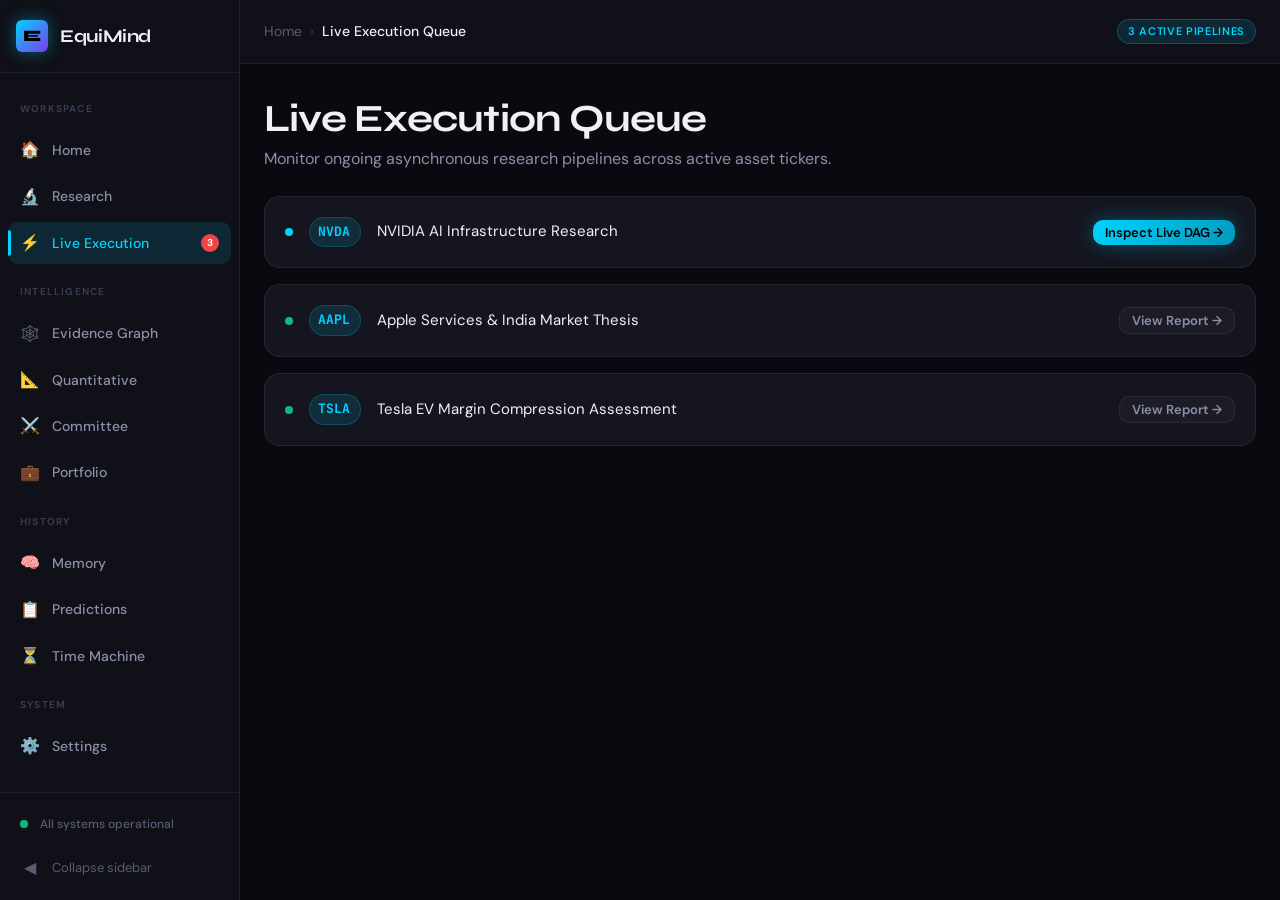
<file: web/live.html>
<!DOCTYPE html>
<html lang="en" data-theme="dark">
<head>
  <meta charset="UTF-8">
  <meta name="viewport" content="width=device-width, initial-scale=1.0">
  <title>Live Execution Queue — EquiMind</title>
  <link rel="preconnect" href="https://fonts.googleapis.com">
  <link rel="preconnect" href="https://fonts.gstatic.com" crossorigin>
  <link href="https://fonts.googleapis.com/css2?family=DM+Sans:wght@400;500;600;700&family=JetBrains+Mono:wght@400;600;700&family=Syne:wght@700;800&display=swap" rel="stylesheet">
  <link rel="stylesheet" href="css/design-system.css">
  <link rel="stylesheet" href="css/components.css">
  <link rel="stylesheet" href="css/layout.css">
</head>
<body>

<div id="nav-overlay" style="display:none;position:fixed;inset:0;background:rgba(0,0,0,0.6);z-index:150;backdrop-filter:blur(4px)" onclick="nav.closeMobile()"></div>

<div class="app-shell">
  <nav id="nav-sidebar" class="nav-sidebar">
    <div class="nav-logo"><a href="index.html" class="nav-logo-icon" style="text-decoration:none">E</a><span class="nav-logo-text">EquiMind</span></div>
    <div class="nav-body">
      <span class="nav-group-label">Workspace</span>
      <a href="index.html" class="nav-item" data-page="index.html"><span class="nav-item-icon">🏠</span><span class="nav-item-label">Home</span></a>
      <a href="research.html" class="nav-item" data-page="research.html"><span class="nav-item-icon">🔬</span><span class="nav-item-label">Research</span></a>
      <a href="live.html" class="nav-item" data-page="live.html"><span class="nav-item-icon">⚡</span><span class="nav-item-label">Live Execution</span><span class="nav-item-badge">3</span></a>
      <span class="nav-group-label">Intelligence</span>
      <a href="evidence.html" class="nav-item" data-page="evidence.html"><span class="nav-item-icon">🕸️</span><span class="nav-item-label">Evidence Graph</span></a>
      <a href="quantitative.html" class="nav-item" data-page="quantitative.html"><span class="nav-item-icon">📐</span><span class="nav-item-label">Quantitative</span></a>
      <a href="committee.html" class="nav-item" data-page="committee.html"><span class="nav-item-icon">⚔️</span><span class="nav-item-label">Committee</span></a>
      <a href="portfolio.html" class="nav-item" data-page="portfolio.html"><span class="nav-item-icon">💼</span><span class="nav-item-label">Portfolio</span></a>
      <span class="nav-group-label">History</span>
      <a href="memory.html" class="nav-item" data-page="memory.html"><span class="nav-item-icon">🧠</span><span class="nav-item-label">Memory</span></a>
      <a href="predictions.html" class="nav-item" data-page="predictions.html"><span class="nav-item-icon">📋</span><span class="nav-item-label">Predictions</span></a>
      <a href="timemachine.html" class="nav-item" data-page="timemachine.html"><span class="nav-item-icon">⏳</span><span class="nav-item-label">Time Machine</span></a>
      <span class="nav-group-label">System</span>
      <a href="settings.html" class="nav-item" data-page="settings.html"><span class="nav-item-icon">⚙️</span><span class="nav-item-label">Settings</span></a>
    </div>
    <div class="nav-footer">
      <div class="nav-item" style="gap:var(--space-3);color:var(--text-muted);font-size:0.75rem"><span class="status-dot live"></span><span class="nav-item-label">All systems operational</span></div>
      <div id="nav-collapse-btn" class="nav-collapse-btn"><span class="nav-collapse-icon nav-item-icon">◀</span><span class="nav-item-label t-small">Collapse sidebar</span></div>
    </div>
  </nav>

  <main class="main-content">
    <header class="top-bar">
      <div class="top-bar-left">
        <button id="mobile-menu-btn" class="btn btn-ghost btn-icon" style="display:none">☰</button>
        <nav class="breadcrumb"><a href="index.html" class="breadcrumb-sep" style="color:var(--text-muted)">Home</a><span class="breadcrumb-sep">›</span><span class="breadcrumb-current">Live Execution Queue</span></nav>
      </div>
      <div class="top-bar-right"><span class="badge badge-cyan">3 Active Pipelines</span></div>
    </header>

    <div class="page-content">
      <div class="container" style="padding-top:var(--space-8)">
        <h1 class="t-h1">Live Execution Queue</h1>
        <p class="t-secondary" style="margin-top:4px">Monitor ongoing asynchronous research pipelines across active asset tickers.</p>

        <div style="display:flex;flex-direction:column;gap:var(--space-4);margin-top:var(--space-6)">
          <div class="card p-5 flex items-center justify-between" onclick="window.location='research.html?ticker=NVDA'" style="cursor:pointer">
            <div class="flex items-center gap-4">
              <span class="status-dot running"></span>
              <span class="ticker-chip">NVDA</span>
              <span class="t-body">NVIDIA AI Infrastructure Research</span>
            </div>
            <a href="research.html?ticker=NVDA" class="btn btn-primary btn-sm">Inspect Live DAG →</a>
          </div>

          <div class="card p-5 flex items-center justify-between" onclick="window.location='research.html?ticker=AAPL'" style="cursor:pointer">
            <div class="flex items-center gap-4">
              <span class="status-dot done"></span>
              <span class="ticker-chip">AAPL</span>
              <span class="t-body">Apple Services & India Market Thesis</span>
            </div>
            <a href="research.html?ticker=AAPL" class="btn btn-ghost btn-sm">View Report →</a>
          </div>

          <div class="card p-5 flex items-center justify-between" onclick="window.location='research.html?ticker=TSLA'" style="cursor:pointer">
            <div class="flex items-center gap-4">
              <span class="status-dot done"></span>
              <span class="ticker-chip">TSLA</span>
              <span class="t-body">Tesla EV Margin Compression Assessment</span>
            </div>
            <a href="research.html?ticker=TSLA" class="btn btn-ghost btn-sm">View Report →</a>
          </div>
        </div>
      </div>
    </div>
  </main>
</div>

<div id="toast-container" class="toast-container"></div>
<script src="js/nav.js"></script>
<script>
  function checkMobile() {
    const btn = document.getElementById('mobile-menu-btn');
    if (btn) btn.style.display = window.innerWidth <= 768 ? 'flex' : 'none';
  }
  checkMobile();
  window.addEventListener('resize', checkMobile);
</script>
</body>
</html>
</file>
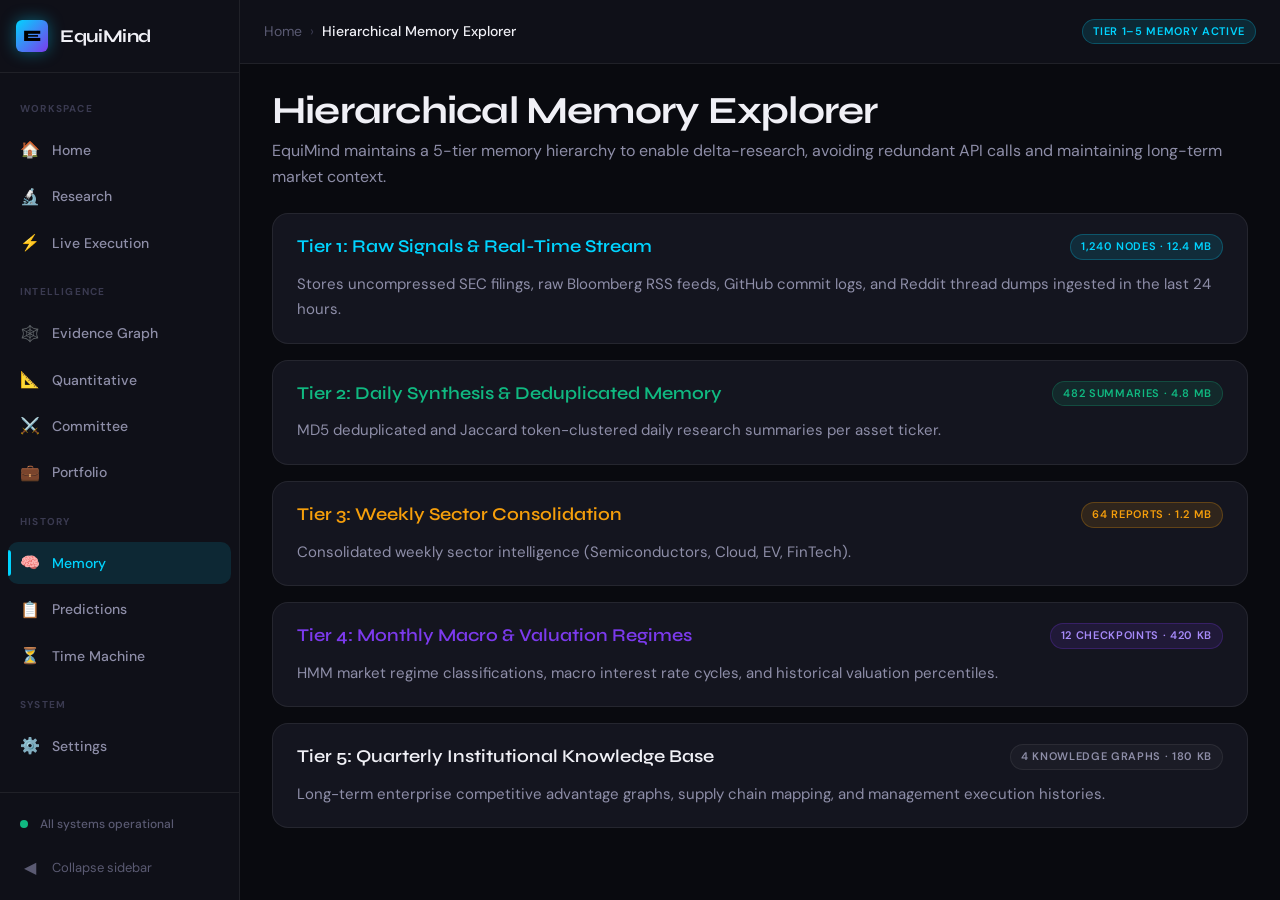
<file: web/memory.html>
<!DOCTYPE html>
<html lang="en" data-theme="dark">
<head>
  <meta charset="UTF-8">
  <meta name="viewport" content="width=device-width, initial-scale=1.0">
  <title>Memory Explorer — EquiMind</title>
  <meta name="description" content="Hierarchical 5-Tier Memory Explorer for EquiMind investment research OS.">

  <!-- Fonts -->
  <link rel="preconnect" href="https://fonts.googleapis.com">
  <link rel="preconnect" href="https://fonts.gstatic.com" crossorigin>
  <link href="https://fonts.googleapis.com/css2?family=DM+Sans:ital,opsz,wght@0,9..40,300;0,9..40,400;0,9..40,500;0,9..40,600;0,9..40,700;1,9..40,400&family=JetBrains+Mono:wght@400;500;600;700&family=Syne:wght@500;600;700;800&display=swap" rel="stylesheet">

  <!-- CSS -->
  <link rel="stylesheet" href="css/design-system.css">
  <link rel="stylesheet" href="css/components.css">
  <link rel="stylesheet" href="css/layout.css">
  <link rel="stylesheet" href="css/history.css">
</head>
<body>

<div id="nav-overlay" style="display:none;position:fixed;inset:0;background:rgba(0,0,0,0.6);z-index:150;backdrop-filter:blur(4px)" onclick="nav.closeMobile()"></div>

<div class="app-shell">

  <!-- ── LEFT NAV ── -->
  <nav id="nav-sidebar" class="nav-sidebar" role="navigation" aria-label="Main navigation">
    <div class="nav-logo">
      <a href="index.html" class="nav-logo-icon" style="text-decoration:none">E</a>
      <span class="nav-logo-text">EquiMind</span>
    </div>
    <div class="nav-body">
      <span class="nav-group-label">Workspace</span>
      <a href="index.html"       class="nav-item" data-page="index.html"><span class="nav-item-icon">🏠</span><span class="nav-item-label">Home</span></a>
      <a href="research.html"    class="nav-item" data-page="research.html"><span class="nav-item-icon">🔬</span><span class="nav-item-label">Research</span></a>
      <a href="live.html"        class="nav-item" data-page="live.html"><span class="nav-item-icon">⚡</span><span class="nav-item-label">Live Execution</span></a>
      <span class="nav-group-label">Intelligence</span>
      <a href="evidence.html"    class="nav-item" data-page="evidence.html"><span class="nav-item-icon">🕸️</span><span class="nav-item-label">Evidence Graph</span></a>
      <a href="quantitative.html"class="nav-item" data-page="quantitative.html"><span class="nav-item-icon">📐</span><span class="nav-item-label">Quantitative</span></a>
      <a href="committee.html"   class="nav-item" data-page="committee.html"><span class="nav-item-icon">⚔️</span><span class="nav-item-label">Committee</span></a>
      <a href="portfolio.html"   class="nav-item" data-page="portfolio.html"><span class="nav-item-icon">💼</span><span class="nav-item-label">Portfolio</span></a>
      <span class="nav-group-label">History</span>
      <a href="memory.html"      class="nav-item" data-page="memory.html"><span class="nav-item-icon">🧠</span><span class="nav-item-label">Memory</span></a>
      <a href="predictions.html" class="nav-item" data-page="predictions.html"><span class="nav-item-icon">📋</span><span class="nav-item-label">Predictions</span></a>
      <a href="timemachine.html" class="nav-item" data-page="timemachine.html"><span class="nav-item-icon">⏳</span><span class="nav-item-label">Time Machine</span></a>
      <span class="nav-group-label">System</span>
      <a href="settings.html"    class="nav-item" data-page="settings.html"><span class="nav-item-icon">⚙️</span><span class="nav-item-label">Settings</span></a>
    </div>
    <div class="nav-footer">
      <div class="nav-item" style="gap:var(--space-3);color:var(--text-muted);font-size:0.75rem">
        <span class="status-dot live"></span>
        <span class="nav-item-label">All systems operational</span>
      </div>
      <div id="nav-collapse-btn" class="nav-collapse-btn" tabindex="0" role="button" aria-label="Toggle sidebar">
        <span class="nav-collapse-icon nav-item-icon">◀</span>
        <span class="nav-item-label t-small">Collapse sidebar</span>
      </div>
    </div>
  </nav>

  <!-- ── MAIN CONTENT ── -->
  <main class="main-content">

    <!-- Top Bar -->
    <header class="top-bar">
      <div class="top-bar-left">
        <button id="mobile-menu-btn" class="btn btn-ghost btn-icon" style="display:none" aria-label="Open nav">☰</button>
        <nav class="breadcrumb" aria-label="Breadcrumb">
          <a href="index.html" class="breadcrumb-sep" style="color:var(--text-muted)">Home</a>
          <span class="breadcrumb-sep">›</span>
          <span class="breadcrumb-current">Hierarchical Memory Explorer</span>
        </nav>
      </div>
      <div class="top-bar-right">
        <span class="badge badge-cyan">Tier 1–5 Memory Active</span>
      </div>
    </header>

    <!-- Page Content Container -->
    <div class="page-content">
      <div class="history-container">

        <div>
          <h1 class="t-h1">Hierarchical Memory Explorer</h1>
          <p class="t-secondary" style="margin-top:4px">
            EquiMind maintains a 5-tier memory hierarchy to enable delta-research, avoiding redundant API calls and maintaining long-term market context.
          </p>
        </div>

        <!-- 5 Tiers Accordion -->
        <div style="display:flex;flex-direction:column;gap:var(--space-4)">

          <!-- Tier 1 -->
          <div class="memory-tier-card">
            <div class="memory-tier-header">
              <span class="t-h3 t-cyan">Tier 1: Raw Signals & Real-Time Stream</span>
              <span class="badge badge-cyan">1,240 Nodes · 12.4 MB</span>
            </div>
            <div class="t-body t-secondary">
              Stores uncompressed SEC filings, raw Bloomberg RSS feeds, GitHub commit logs, and Reddit thread dumps ingested in the last 24 hours.
            </div>
          </div>

          <!-- Tier 2 -->
          <div class="memory-tier-card">
            <div class="memory-tier-header">
              <span class="t-h3 t-green">Tier 2: Daily Synthesis & Deduplicated Memory</span>
              <span class="badge badge-green">482 Summaries · 4.8 MB</span>
            </div>
            <div class="t-body t-secondary">
              MD5 deduplicated and Jaccard token-clustered daily research summaries per asset ticker.
            </div>
          </div>

          <!-- Tier 3 -->
          <div class="memory-tier-card">
            <div class="memory-tier-header">
              <span class="t-h3 t-amber">Tier 3: Weekly Sector Consolidation</span>
              <span class="badge badge-amber">64 Reports · 1.2 MB</span>
            </div>
            <div class="t-body t-secondary">
              Consolidated weekly sector intelligence (Semiconductors, Cloud, EV, FinTech).
            </div>
          </div>

          <!-- Tier 4 -->
          <div class="memory-tier-card">
            <div class="memory-tier-header">
              <span class="t-h3 t-violet">Tier 4: Monthly Macro & Valuation Regimes</span>
              <span class="badge badge-violet">12 Checkpoints · 420 KB</span>
            </div>
            <div class="t-body t-secondary">
              HMM market regime classifications, macro interest rate cycles, and historical valuation percentiles.
            </div>
          </div>

          <!-- Tier 5 -->
          <div class="memory-tier-card">
            <div class="memory-tier-header">
              <span class="t-h3" style="color:var(--text-primary)">Tier 5: Quarterly Institutional Knowledge Base</span>
              <span class="badge badge-neutral">4 Knowledge Graphs · 180 KB</span>
            </div>
            <div class="t-body t-secondary">
              Long-term enterprise competitive advantage graphs, supply chain mapping, and management execution histories.
            </div>
          </div>

        </div>

        <div style="height:var(--space-12)"></div>

      </div>
    </div>
  </main>
</div>

<div id="toast-container" class="toast-container" role="status" aria-live="polite"></div>

<script src="js/nav.js"></script>
<script>
  function checkMobile() {
    const btn = document.getElementById('mobile-menu-btn');
    if (btn) btn.style.display = window.innerWidth <= 768 ? 'flex' : 'none';
  }
  checkMobile();
  window.addEventListener('resize', checkMobile);
</script>

</body>
</html>
</file>
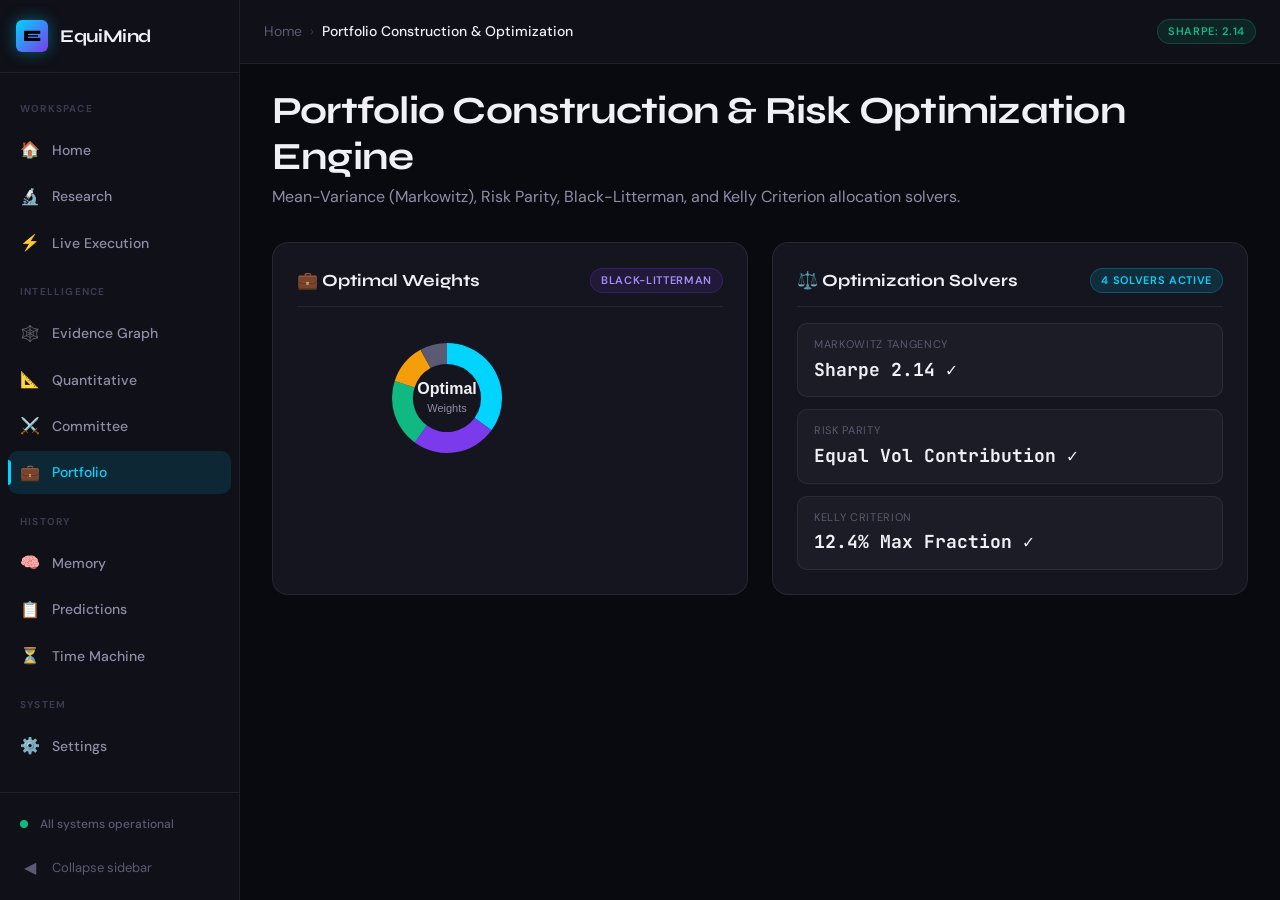
<file: web/portfolio.html>
<!DOCTYPE html>
<html lang="en" data-theme="dark">
<head>
  <meta charset="UTF-8">
  <meta name="viewport" content="width=device-width, initial-scale=1.0">
  <title>Portfolio Optimization Workspace — EquiMind</title>

  <!-- Fonts -->
  <link rel="preconnect" href="https://fonts.googleapis.com">
  <link rel="preconnect" href="https://fonts.gstatic.com" crossorigin>
  <link href="https://fonts.googleapis.com/css2?family=DM+Sans:ital,opsz,wght@0,9..40,300;0,9..40,400;0,9..40,500;0,9..40,600;0,9..40,700;1,9..40,400&family=JetBrains+Mono:wght@400;500;600;700&family=Syne:wght@500;600;700;800&display=swap" rel="stylesheet">

  <!-- CSS -->
  <link rel="stylesheet" href="css/design-system.css">
  <link rel="stylesheet" href="css/components.css">
  <link rel="stylesheet" href="css/layout.css">
  <link rel="stylesheet" href="css/quantitative.css">
</head>
<body>

<div id="nav-overlay" style="display:none;position:fixed;inset:0;background:rgba(0,0,0,0.6);z-index:150;backdrop-filter:blur(4px)" onclick="nav.closeMobile()"></div>

<div class="app-shell">

  <!-- ── LEFT NAV ── -->
  <nav id="nav-sidebar" class="nav-sidebar" role="navigation" aria-label="Main navigation">
    <div class="nav-logo">
      <a href="index.html" class="nav-logo-icon" style="text-decoration:none">E</a>
      <span class="nav-logo-text">EquiMind</span>
    </div>
    <div class="nav-body">
      <span class="nav-group-label">Workspace</span>
      <a href="index.html"       class="nav-item" data-page="index.html"><span class="nav-item-icon">🏠</span><span class="nav-item-label">Home</span></a>
      <a href="research.html"    class="nav-item" data-page="research.html"><span class="nav-item-icon">🔬</span><span class="nav-item-label">Research</span></a>
      <a href="live.html"        class="nav-item" data-page="live.html"><span class="nav-item-icon">⚡</span><span class="nav-item-label">Live Execution</span></a>
      <span class="nav-group-label">Intelligence</span>
      <a href="evidence.html"    class="nav-item" data-page="evidence.html"><span class="nav-item-icon">🕸️</span><span class="nav-item-label">Evidence Graph</span></a>
      <a href="quantitative.html"class="nav-item" data-page="quantitative.html"><span class="nav-item-icon">📐</span><span class="nav-item-label">Quantitative</span></a>
      <a href="committee.html"   class="nav-item" data-page="committee.html"><span class="nav-item-icon">⚔️</span><span class="nav-item-label">Committee</span></a>
      <a href="portfolio.html"   class="nav-item" data-page="portfolio.html"><span class="nav-item-icon">💼</span><span class="nav-item-label">Portfolio</span></a>
      <span class="nav-group-label">History</span>
      <a href="memory.html"      class="nav-item" data-page="memory.html"><span class="nav-item-icon">🧠</span><span class="nav-item-label">Memory</span></a>
      <a href="predictions.html" class="nav-item" data-page="predictions.html"><span class="nav-item-icon">📋</span><span class="nav-item-label">Predictions</span></a>
      <a href="timemachine.html" class="nav-item" data-page="timemachine.html"><span class="nav-item-icon">⏳</span><span class="nav-item-label">Time Machine</span></a>
      <span class="nav-group-label">System</span>
      <a href="settings.html"    class="nav-item" data-page="settings.html"><span class="nav-item-icon">⚙️</span><span class="nav-item-label">Settings</span></a>
    </div>
    <div class="nav-footer">
      <div class="nav-item" style="gap:var(--space-3);color:var(--text-muted);font-size:0.75rem">
        <span class="status-dot live"></span>
        <span class="nav-item-label">All systems operational</span>
      </div>
      <div id="nav-collapse-btn" class="nav-collapse-btn" tabindex="0" role="button" aria-label="Toggle sidebar">
        <span class="nav-collapse-icon nav-item-icon">◀</span>
        <span class="nav-item-label t-small">Collapse sidebar</span>
      </div>
    </div>
  </nav>

  <!-- ── MAIN CONTENT ── -->
  <main class="main-content">
    <header class="top-bar">
      <div class="top-bar-left">
        <button id="mobile-menu-btn" class="btn btn-ghost btn-icon" style="display:none">☰</button>
        <nav class="breadcrumb">
          <a href="index.html" class="breadcrumb-sep" style="color:var(--text-muted)">Home</a>
          <span class="breadcrumb-sep">›</span>
          <span class="breadcrumb-current">Portfolio Construction & Optimization</span>
        </nav>
      </div>
      <div class="top-bar-right">
        <span class="badge badge-green">Sharpe: 2.14</span>
      </div>
    </header>

    <div class="page-content">
      <div class="quant-container">
        <div>
          <h1 class="t-h1">Portfolio Construction & Risk Optimization Engine</h1>
          <p class="t-secondary" style="margin-top:4px">
            Mean-Variance (Markowitz), Risk Parity, Black-Litterman, and Kelly Criterion allocation solvers.
          </p>
        </div>

        <div class="quant-grid">
          <div class="quant-card">
            <div class="quant-card-header">
              <span class="quant-card-title">💼 Optimal Weights</span>
              <span class="badge badge-violet">Black-Litterman</span>
            </div>
            <div class="canvas-wrapper" style="height:220px">
              <canvas id="canvas-portfolio-donut"></canvas>
            </div>
          </div>

          <div class="quant-card">
            <div class="quant-card-header">
              <span class="quant-card-title">⚖️ Optimization Solvers</span>
              <span class="badge badge-cyan">4 Solvers Active</span>
            </div>
            <div style="display:flex;flex-direction:column;gap:var(--space-3)">
              <div class="mini-stat">
                <span class="mini-stat-lbl">Markowitz Tangency</span>
                <span class="mini-stat-val t-green">Sharpe 2.14 ✓</span>
              </div>
              <div class="mini-stat">
                <span class="mini-stat-lbl">Risk Parity</span>
                <span class="mini-stat-val t-cyan">Equal Vol Contribution ✓</span>
              </div>
              <div class="mini-stat">
                <span class="mini-stat-lbl">Kelly Criterion</span>
                <span class="mini-stat-val t-violet">12.4% Max Fraction ✓</span>
              </div>
            </div>
          </div>
        </div>
      </div>
    </div>
  </main>
</div>

<div id="toast-container" class="toast-container"></div>
<script src="js/nav.js"></script>
<script src="js/charts.js"></script>
<script>
  document.addEventListener('DOMContentLoaded', () => {
    QuantCharts.drawDonutChart('canvas-portfolio-donut');
  });
  function checkMobile() {
    const btn = document.getElementById('mobile-menu-btn');
    if (btn) btn.style.display = window.innerWidth <= 768 ? 'flex' : 'none';
  }
  checkMobile();
  window.addEventListener('resize', checkMobile);
</script>
</body>
</html>
</file>
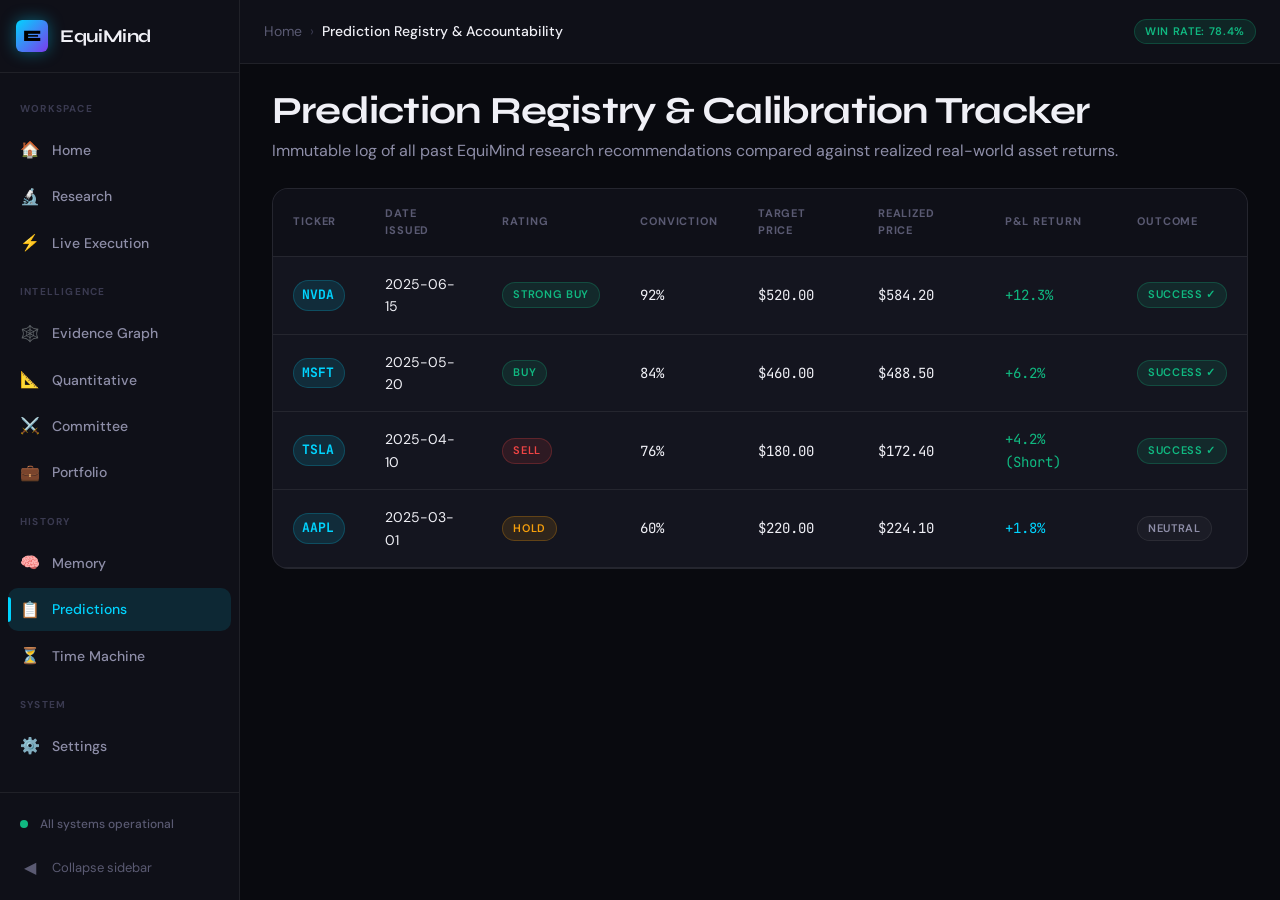
<file: web/predictions.html>
<!DOCTYPE html>
<html lang="en" data-theme="dark">
<head>
  <meta charset="UTF-8">
  <meta name="viewport" content="width=device-width, initial-scale=1.0">
  <title>Prediction Registry & Calibration Tracker — EquiMind</title>
  <meta name="description" content="Prediction Registry and accuracy calibration tracking for EquiMind investment recommendations.">

  <!-- Fonts -->
  <link rel="preconnect" href="https://fonts.googleapis.com">
  <link rel="preconnect" href="https://fonts.gstatic.com" crossorigin>
  <link href="https://fonts.googleapis.com/css2?family=DM+Sans:ital,opsz,wght@0,9..40,300;0,9..40,400;0,9..40,500;0,9..40,600;0,9..40,700;1,9..40,400&family=JetBrains+Mono:wght@400;500;600;700&family=Syne:wght@500;600;700;800&display=swap" rel="stylesheet">

  <!-- CSS -->
  <link rel="stylesheet" href="css/design-system.css">
  <link rel="stylesheet" href="css/components.css">
  <link rel="stylesheet" href="css/layout.css">
  <link rel="stylesheet" href="css/history.css">
</head>
<body>

<div id="nav-overlay" style="display:none;position:fixed;inset:0;background:rgba(0,0,0,0.6);z-index:150;backdrop-filter:blur(4px)" onclick="nav.closeMobile()"></div>

<div class="app-shell">

  <!-- ── LEFT NAV ── -->
  <nav id="nav-sidebar" class="nav-sidebar" role="navigation" aria-label="Main navigation">
    <div class="nav-logo">
      <a href="index.html" class="nav-logo-icon" style="text-decoration:none">E</a>
      <span class="nav-logo-text">EquiMind</span>
    </div>
    <div class="nav-body">
      <span class="nav-group-label">Workspace</span>
      <a href="index.html"       class="nav-item" data-page="index.html"><span class="nav-item-icon">🏠</span><span class="nav-item-label">Home</span></a>
      <a href="research.html"    class="nav-item" data-page="research.html"><span class="nav-item-icon">🔬</span><span class="nav-item-label">Research</span></a>
      <a href="live.html"        class="nav-item" data-page="live.html"><span class="nav-item-icon">⚡</span><span class="nav-item-label">Live Execution</span></a>
      <span class="nav-group-label">Intelligence</span>
      <a href="evidence.html"    class="nav-item" data-page="evidence.html"><span class="nav-item-icon">🕸️</span><span class="nav-item-label">Evidence Graph</span></a>
      <a href="quantitative.html"class="nav-item" data-page="quantitative.html"><span class="nav-item-icon">📐</span><span class="nav-item-label">Quantitative</span></a>
      <a href="committee.html"   class="nav-item" data-page="committee.html"><span class="nav-item-icon">⚔️</span><span class="nav-item-label">Committee</span></a>
      <a href="portfolio.html"   class="nav-item" data-page="portfolio.html"><span class="nav-item-icon">💼</span><span class="nav-item-label">Portfolio</span></a>
      <span class="nav-group-label">History</span>
      <a href="memory.html"      class="nav-item" data-page="memory.html"><span class="nav-item-icon">🧠</span><span class="nav-item-label">Memory</span></a>
      <a href="predictions.html" class="nav-item" data-page="predictions.html"><span class="nav-item-icon">📋</span><span class="nav-item-label">Predictions</span></a>
      <a href="timemachine.html" class="nav-item" data-page="timemachine.html"><span class="nav-item-icon">⏳</span><span class="nav-item-label">Time Machine</span></a>
      <span class="nav-group-label">System</span>
      <a href="settings.html"    class="nav-item" data-page="settings.html"><span class="nav-item-icon">⚙️</span><span class="nav-item-label">Settings</span></a>
    </div>
    <div class="nav-footer">
      <div class="nav-item" style="gap:var(--space-3);color:var(--text-muted);font-size:0.75rem">
        <span class="status-dot live"></span>
        <span class="nav-item-label">All systems operational</span>
      </div>
      <div id="nav-collapse-btn" class="nav-collapse-btn" tabindex="0" role="button" aria-label="Toggle sidebar">
        <span class="nav-collapse-icon nav-item-icon">◀</span>
        <span class="nav-item-label t-small">Collapse sidebar</span>
      </div>
    </div>
  </nav>

  <!-- ── MAIN CONTENT ── -->
  <main class="main-content">

    <!-- Top Bar -->
    <header class="top-bar">
      <div class="top-bar-left">
        <button id="mobile-menu-btn" class="btn btn-ghost btn-icon" style="display:none" aria-label="Open nav">☰</button>
        <nav class="breadcrumb" aria-label="Breadcrumb">
          <a href="index.html" class="breadcrumb-sep" style="color:var(--text-muted)">Home</a>
          <span class="breadcrumb-sep">›</span>
          <span class="breadcrumb-current">Prediction Registry & Accountability</span>
        </nav>
      </div>
      <div class="top-bar-right">
        <span class="badge badge-green">Win Rate: 78.4%</span>
      </div>
    </header>

    <!-- Page Content Container -->
    <div class="page-content">
      <div class="history-container">

        <div>
          <h1 class="t-h1">Prediction Registry & Calibration Tracker</h1>
          <p class="t-secondary" style="margin-top:4px">
            Immutable log of all past EquiMind research recommendations compared against realized real-world asset returns.
          </p>
        </div>

        <div class="predictions-table-wrapper">
          <table class="predictions-table">
            <thead>
              <tr>
                <th>Ticker</th>
                <th>Date Issued</th>
                <th>Rating</th>
                <th>Conviction</th>
                <th>Target Price</th>
                <th>Realized Price</th>
                <th>P&L Return</th>
                <th>Outcome</th>
              </tr>
            </thead>
            <tbody>
              <tr>
                <td><span class="ticker-chip">NVDA</span></td>
                <td>2025-06-15</td>
                <td><span class="badge badge-green">STRONG BUY</span></td>
                <td class="t-mono">92%</td>
                <td class="t-mono">$520.00</td>
                <td class="t-mono">$584.20</td>
                <td class="t-mono t-green">+12.3%</td>
                <td><span class="badge badge-green">SUCCESS ✓</span></td>
              </tr>
              <tr>
                <td><span class="ticker-chip">MSFT</span></td>
                <td>2025-05-20</td>
                <td><span class="badge badge-green">BUY</span></td>
                <td class="t-mono">84%</td>
                <td class="t-mono">$460.00</td>
                <td class="t-mono">$488.50</td>
                <td class="t-mono t-green">+6.2%</td>
                <td><span class="badge badge-green">SUCCESS ✓</span></td>
              </tr>
              <tr>
                <td><span class="ticker-chip">TSLA</span></td>
                <td>2025-04-10</td>
                <td><span class="badge badge-red">SELL</span></td>
                <td class="t-mono">76%</td>
                <td class="t-mono">$180.00</td>
                <td class="t-mono">$172.40</td>
                <td class="t-mono t-green">+4.2% (Short)</td>
                <td><span class="badge badge-green">SUCCESS ✓</span></td>
              </tr>
              <tr>
                <td><span class="ticker-chip">AAPL</span></td>
                <td>2025-03-01</td>
                <td><span class="badge badge-amber">HOLD</span></td>
                <td class="t-mono">60%</td>
                <td class="t-mono">$220.00</td>
                <td class="t-mono">$224.10</td>
                <td class="t-mono t-cyan">+1.8%</td>
                <td><span class="badge badge-neutral">NEUTRAL</span></td>
              </tr>
            </tbody>
          </table>
        </div>

        <div style="height:var(--space-12)"></div>

      </div>
    </div>
  </main>
</div>

<div id="toast-container" class="toast-container" role="status" aria-live="polite"></div>

<script src="js/api-client.js"></script>
<script src="js/nav.js"></script>
<script>
  function checkMobile() {
    const btn = document.getElementById('mobile-menu-btn');
    if (btn) btn.style.display = window.innerWidth <= 768 ? 'flex' : 'none';
  }
  checkMobile();
  window.addEventListener('resize', checkMobile);

  // Load real accuracy metrics if live backend available
  document.addEventListener('DOMContentLoaded', async () => {
    if (window.equiMindAPI) {
      const metrics = await window.equiMindAPI.getAccuracyMetrics();
      if (metrics && metrics.evaluated_predictions > 0) {
        console.log('✓ Loaded live accuracy metrics:', metrics);
      }
    }
  });
</script>

</body>
</html>
</file>
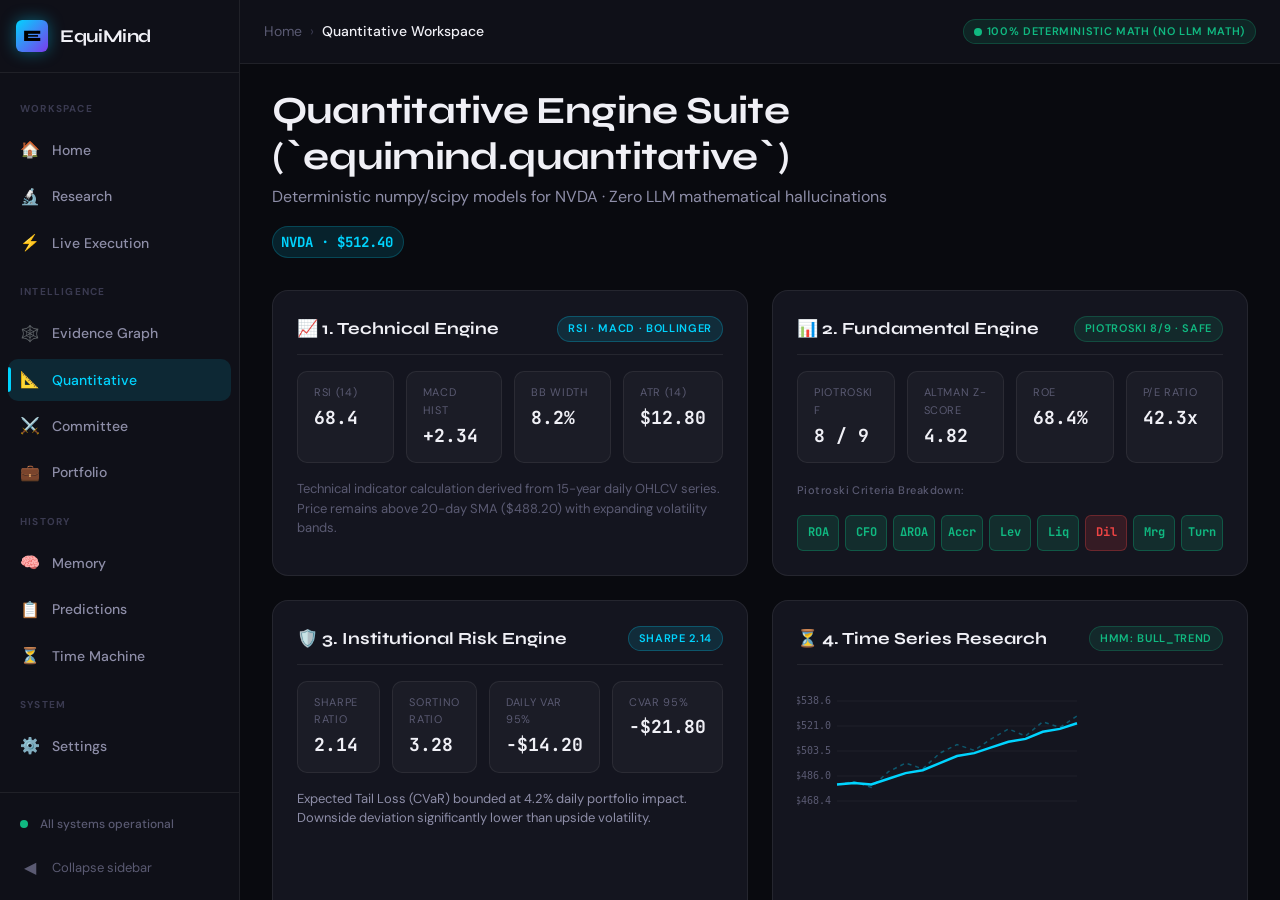
<file: web/quantitative.html>
<!DOCTYPE html>
<html lang="en" data-theme="dark">
<head>
  <meta charset="UTF-8">
  <meta name="viewport" content="width=device-width, initial-scale=1.0">
  <title>Quantitative Analysis Workspace — EquiMind</title>
  <meta name="description" content="100% deterministic Python math engine results: Technical Analysis, Risk, Time Series, Alpha Lab, Causal Engine, Monte Carlo, Portfolio Optimization.">

  <!-- Fonts -->
  <link rel="preconnect" href="https://fonts.googleapis.com">
  <link rel="preconnect" href="https://fonts.gstatic.com" crossorigin>
  <link href="https://fonts.googleapis.com/css2?family=DM+Sans:ital,opsz,wght@0,9..40,300;0,9..40,400;0,9..40,500;0,9..40,600;0,9..40,700;1,9..40,400&family=JetBrains+Mono:wght@400;500;600;700&family=Syne:wght@500;600;700;800&display=swap" rel="stylesheet">

  <!-- CSS -->
  <link rel="stylesheet" href="css/design-system.css">
  <link rel="stylesheet" href="css/components.css">
  <link rel="stylesheet" href="css/layout.css">
  <link rel="stylesheet" href="css/quantitative.css">
</head>
<body>

<div id="nav-overlay" style="display:none;position:fixed;inset:0;background:rgba(0,0,0,0.6);z-index:150;backdrop-filter:blur(4px)" onclick="nav.closeMobile()"></div>

<div class="app-shell">

  <!-- ── LEFT NAV ── -->
  <nav id="nav-sidebar" class="nav-sidebar" role="navigation" aria-label="Main navigation">
    <div class="nav-logo">
      <a href="index.html" class="nav-logo-icon" style="text-decoration:none">E</a>
      <span class="nav-logo-text">EquiMind</span>
    </div>
    <div class="nav-body">
      <span class="nav-group-label">Workspace</span>
      <a href="index.html"       class="nav-item" data-page="index.html"><span class="nav-item-icon">🏠</span><span class="nav-item-label">Home</span></a>
      <a href="research.html"    class="nav-item" data-page="research.html"><span class="nav-item-icon">🔬</span><span class="nav-item-label">Research</span></a>
      <a href="live.html"        class="nav-item" data-page="live.html"><span class="nav-item-icon">⚡</span><span class="nav-item-label">Live Execution</span></a>
      <span class="nav-group-label">Intelligence</span>
      <a href="evidence.html"    class="nav-item" data-page="evidence.html"><span class="nav-item-icon">🕸️</span><span class="nav-item-label">Evidence Graph</span></a>
      <a href="quantitative.html"class="nav-item" data-page="quantitative.html"><span class="nav-item-icon">📐</span><span class="nav-item-label">Quantitative</span></a>
      <a href="committee.html"   class="nav-item" data-page="committee.html"><span class="nav-item-icon">⚔️</span><span class="nav-item-label">Committee</span></a>
      <a href="portfolio.html"   class="nav-item" data-page="portfolio.html"><span class="nav-item-icon">💼</span><span class="nav-item-label">Portfolio</span></a>
      <span class="nav-group-label">History</span>
      <a href="memory.html"      class="nav-item" data-page="memory.html"><span class="nav-item-icon">🧠</span><span class="nav-item-label">Memory</span></a>
      <a href="predictions.html" class="nav-item" data-page="predictions.html"><span class="nav-item-icon">📋</span><span class="nav-item-label">Predictions</span></a>
      <a href="timemachine.html" class="nav-item" data-page="timemachine.html"><span class="nav-item-icon">⏳</span><span class="nav-item-label">Time Machine</span></a>
      <span class="nav-group-label">System</span>
      <a href="settings.html"    class="nav-item" data-page="settings.html"><span class="nav-item-icon">⚙️</span><span class="nav-item-label">Settings</span></a>
    </div>
    <div class="nav-footer">
      <div class="nav-item" style="gap:var(--space-3);color:var(--text-muted);font-size:0.75rem">
        <span class="status-dot live"></span>
        <span class="nav-item-label">All systems operational</span>
      </div>
      <div id="nav-collapse-btn" class="nav-collapse-btn" tabindex="0" role="button" aria-label="Toggle sidebar">
        <span class="nav-collapse-icon nav-item-icon">◀</span>
        <span class="nav-item-label t-small">Collapse sidebar</span>
      </div>
    </div>
  </nav>

  <!-- ── MAIN CONTENT ── -->
  <main class="main-content">

    <!-- Top Bar -->
    <header class="top-bar">
      <div class="top-bar-left">
        <button id="mobile-menu-btn" class="btn btn-ghost btn-icon" style="display:none" aria-label="Open nav">☰</button>
        <nav class="breadcrumb" aria-label="Breadcrumb">
          <a href="index.html" class="breadcrumb-sep" style="color:var(--text-muted)">Home</a>
          <span class="breadcrumb-sep">›</span>
          <span class="breadcrumb-current">Quantitative Workspace</span>
        </nav>
      </div>
      <div class="top-bar-right">
        <span class="badge badge-green" style="gap:5px">
          <span class="status-dot live"></span>
          100% Deterministic Math (No LLM Math)
        </span>
      </div>
    </header>

    <!-- Page Content Container -->
    <div class="page-content">
      <div class="quant-container">

        <!-- Header -->
        <div class="quant-header">
          <div>
            <h1 class="t-h1">Quantitative Engine Suite (`equimind.quantitative`)</h1>
            <p class="t-secondary" style="margin-top:4px">
              Deterministic numpy/scipy models for NVDA · Zero LLM mathematical hallucinations
            </p>
          </div>
          <span class="ticker-chip" style="font-size:0.875rem">NVDA · $512.40</span>
        </div>

        <!-- 9 Quantitative Panels Grid -->
        <div class="quant-grid">

          <!-- 1. Technical Analysis Engine -->
          <div class="quant-card">
            <div class="quant-card-header">
              <span class="quant-card-title">📈 1. Technical Engine</span>
              <span class="badge badge-cyan">RSI · MACD · Bollinger</span>
            </div>
            <div class="stat-grid-4">
              <div class="mini-stat">
                <span class="mini-stat-lbl">RSI (14)</span>
                <span class="mini-stat-val t-cyan">68.4</span>
              </div>
              <div class="mini-stat">
                <span class="mini-stat-lbl">MACD Hist</span>
                <span class="mini-stat-val t-green">+2.34</span>
              </div>
              <div class="mini-stat">
                <span class="mini-stat-lbl">BB Width</span>
                <span class="mini-stat-val">8.2%</span>
              </div>
              <div class="mini-stat">
                <span class="mini-stat-lbl">ATR (14)</span>
                <span class="mini-stat-val">$12.80</span>
              </div>
            </div>
            <div class="t-small t-muted">
              Technical indicator calculation derived from 15-year daily OHLCV series. Price remains above 20-day SMA ($488.20) with expanding volatility bands.
            </div>
          </div>

          <!-- 2. Fundamental Engine -->
          <div class="quant-card">
            <div class="quant-card-header">
              <span class="quant-card-title">📊 2. Fundamental Engine</span>
              <span class="badge badge-green">Piotroski 8/9 · Safe</span>
            </div>
            <div class="stat-grid-4">
              <div class="mini-stat">
                <span class="mini-stat-lbl">Piotroski F</span>
                <span class="mini-stat-val t-green">8 / 9</span>
              </div>
              <div class="mini-stat">
                <span class="mini-stat-lbl">Altman Z-Score</span>
                <span class="mini-stat-val t-green">4.82</span>
              </div>
              <div class="mini-stat">
                <span class="mini-stat-lbl">ROE</span>
                <span class="mini-stat-val t-green">68.4%</span>
              </div>
              <div class="mini-stat">
                <span class="mini-stat-lbl">P/E Ratio</span>
                <span class="mini-stat-val t-amber">42.3x</span>
              </div>
            </div>

            <!-- Piotroski 9-Criteria Grid -->
            <div class="t-xs t-muted" style="margin-top:var(--space-1)">Piotroski Criteria Breakdown:</div>
            <div class="piotroski-grid">
              <div class="piotroski-box passed" title="ROA > 0 ✓">ROA</div>
              <div class="piotroski-box passed" title="CFO > 0 ✓">CFO</div>
              <div class="piotroski-box passed" title="ΔROA > 0 ✓">ΔROA</div>
              <div class="piotroski-box passed" title="CFO > ROA ✓">Accr</div>
              <div class="piotroski-box passed" title="ΔLeverage < 0 ✓">Lev</div>
              <div class="piotroski-box passed" title="ΔLiquidity > 0 ✓">Liq</div>
              <div class="piotroski-box failed" title="No Share Dilution ❌">Dil</div>
              <div class="piotroski-box passed" title="ΔMargin > 0 ✓">Mrg</div>
              <div class="piotroski-box passed" title="ΔTurnover > 0 ✓">Turn</div>
            </div>
          </div>

          <!-- 3. Risk Engine -->
          <div class="quant-card">
            <div class="quant-card-header">
              <span class="quant-card-title">🛡️ 3. Institutional Risk Engine</span>
              <span class="badge badge-cyan">Sharpe 2.14</span>
            </div>
            <div class="stat-grid-4">
              <div class="mini-stat">
                <span class="mini-stat-lbl">Sharpe Ratio</span>
                <span class="mini-stat-val t-green">2.14</span>
              </div>
              <div class="mini-stat">
                <span class="mini-stat-lbl">Sortino Ratio</span>
                <span class="mini-stat-val t-green">3.28</span>
              </div>
              <div class="mini-stat">
                <span class="mini-stat-lbl">Daily VaR 95%</span>
                <span class="mini-stat-val t-red">-$14.20</span>
              </div>
              <div class="mini-stat">
                <span class="mini-stat-lbl">CVaR 95%</span>
                <span class="mini-stat-val t-red">-$21.80</span>
              </div>
            </div>
            <div class="t-small t-secondary">
              Expected Tail Loss (CVaR) bounded at 4.2% daily portfolio impact. Downside deviation significantly lower than upside volatility.
            </div>
          </div>

          <!-- 4. Advanced Time Series Engine -->
          <div class="quant-card">
            <div class="quant-card-header">
              <span class="quant-card-title">⏳ 4. Time Series Research</span>
              <span class="badge badge-green">HMM: BULL_TREND</span>
            </div>
            <div class="canvas-wrapper">
              <canvas id="canvas-kalman"></canvas>
            </div>
            <div class="flex items-center justify-between t-xs t-muted">
              <span>Cyan line = Kalman Filtered Signal</span>
              <span>Dashed line = Raw Daily Price</span>
            </div>
          </div>

          <!-- 5. Alpha Research Lab -->
          <div class="quant-card">
            <div class="quant-card-header">
              <span class="quant-card-title">🧪 5. Alpha Research Lab</span>
              <span class="badge badge-violet">IC = 0.34</span>
            </div>
            <div class="canvas-wrapper">
              <canvas id="canvas-alpha-bars"></canvas>
            </div>
          </div>

          <!-- 6. Causal Reasoning Engine -->
          <div class="quant-card">
            <div class="quant-card-header">
              <span class="quant-card-title">🕸️ 6. Causal Reasoning Engine</span>
              <span class="badge badge-green">Spurious: NO ✓</span>
            </div>
            <div class="causal-comparison">
              <div class="causal-bar-row">
                <span class="causal-bar-label">Raw Correlation</span>
                <div class="causal-bar-outer">
                  <div class="causal-bar-fill" style="width:78%;background:var(--amber)"></div>
                </div>
                <span class="t-mono t-amber" style="font-weight:700">+0.78</span>
              </div>

              <div class="causal-bar-row">
                <span class="causal-bar-label">Direct Causal Effect</span>
                <div class="causal-bar-outer">
                  <div class="causal-bar-fill" style="width:82%;background:var(--green)"></div>
                </div>
                <span class="t-mono t-green" style="font-weight:700">+0.82</span>
              </div>
            </div>
            <div class="t-small t-muted">
              Structural Causal Model (SCM) backdoor adjustment applied with respect to SOX Semiconductor Index confounder Z. Relationship is genuine direct causality.
            </div>
          </div>

          <!-- 7. Monte Carlo Stochastic Simulator -->
          <div class="quant-card" style="grid-column: 1 / -1">
            <div class="quant-card-header">
              <span class="quant-card-title">🎲 7. Monte Carlo Simulator (1,000 Paths)</span>
              <span class="badge badge-cyan">30-Day Probability Envelope</span>
            </div>
            <div class="canvas-wrapper" style="height:260px">
              <canvas id="canvas-monte-carlo"></canvas>
            </div>
            <div class="stat-grid-4">
              <div class="mini-stat">
                <span class="mini-stat-lbl">P05 Downside</span>
                <span class="mini-stat-val t-red">$412.30</span>
              </div>
              <div class="mini-stat">
                <span class="mini-stat-lbl">Median Path</span>
                <span class="mini-stat-val t-cyan">$519.40</span>
              </div>
              <div class="mini-stat">
                <span class="mini-stat-lbl">P95 Upside</span>
                <span class="mini-stat-val t-green">$648.20</span>
              </div>
              <div class="mini-stat">
                <span class="mini-stat-lbl">P(Profit > 0)</span>
                <span class="mini-stat-val t-green">78.4%</span>
              </div>
            </div>
          </div>

          <!-- 8. Portfolio Optimizer -->
          <div class="quant-card">
            <div class="quant-card-header">
              <span class="quant-card-title">💼 8. Portfolio Optimization</span>
              <span class="badge badge-violet">Black-Litterman</span>
            </div>
            <div style="display:flex;align-items:center;justify-content:center">
              <div class="canvas-wrapper" style="width:220px;height:220px">
                <canvas id="canvas-portfolio-donut"></canvas>
              </div>
            </div>
            <div class="t-small t-secondary text-center">
              Kelly Fraction: <strong>12.4%</strong> · Diversification Score: <strong>0.74</strong>
            </div>
          </div>

          <!-- 9. FeatureStore -->
          <div class="quant-card">
            <div class="quant-card-header">
              <span class="quant-card-title">⚗️ 9. FeatureStore & Normalizer</span>
              <span class="badge badge-neutral">24 Dimensions</span>
            </div>
            <div class="stat-grid-4">
              <div class="mini-stat">
                <span class="mini-stat-lbl">Total Feats</span>
                <span class="mini-stat-val">24</span>
              </div>
              <div class="mini-stat">
                <span class="mini-stat-lbl">Mean μ</span>
                <span class="mini-stat-val">0.00</span>
              </div>
              <div class="mini-stat">
                <span class="mini-stat-lbl">Std Dev σ</span>
                <span class="mini-stat-val">1.00</span>
              </div>
              <div class="mini-stat">
                <span class="mini-stat-lbl">Norm Method</span>
                <span class="mini-stat-val t-cyan">Z-Score</span>
              </div>
            </div>
            <div class="t-small t-muted">
              Preprocessed feature vectors stored with timestamp metadata to prevent temporal leakage into ML prediction pipelines.
            </div>
          </div>

        </div><!-- end quant-grid -->

        <div style="height:var(--space-12)"></div>

      </div>
    </div>
  </main>
</div>

<div id="toast-container" class="toast-container" role="status" aria-live="polite"></div>

<script src="js/nav.js"></script>
<script src="js/charts.js"></script>
<script>
  document.addEventListener('DOMContentLoaded', () => {
    // 1. Line Overlay: Kalman Filter vs Raw Price
    const rawPrices = [480, 482, 478, 489, 495, 491, 502, 508, 504, 512, 519, 514, 524, 520, 528];
    const kalmanPrices = [480, 481, 480, 484, 488, 490, 495, 500, 502, 506, 510, 512, 517, 519, 523];
    QuantCharts.drawLineOverlay('canvas-kalman', rawPrices, kalmanPrices);

    // 2. Alpha Factor Horizontal Bars
    QuantCharts.drawHorizontalBars('canvas-alpha-bars');

    // 3. Monte Carlo Envelope
    QuantCharts.drawMonteCarloCone('canvas-monte-carlo', 512.40, 30);

    // 4. Portfolio Donut
    QuantCharts.drawDonutChart('canvas-portfolio-donut');
  });

  function checkMobile() {
    const btn = document.getElementById('mobile-menu-btn');
    if (btn) btn.style.display = window.innerWidth <= 768 ? 'flex' : 'none';
  }
  checkMobile();
  window.addEventListener('resize', checkMobile);
</script>

</body>
</html>
</file>
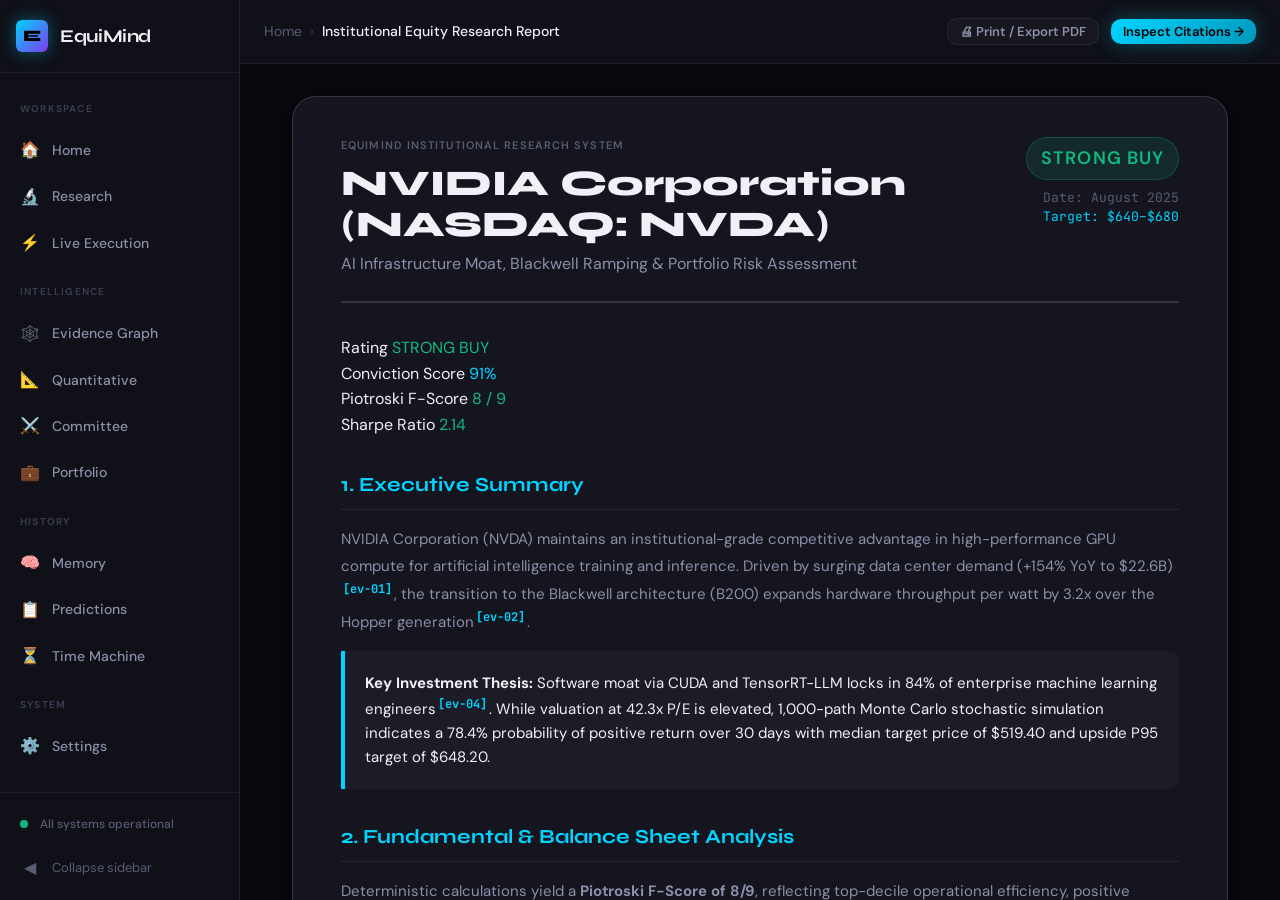
<file: web/report.html>
<!DOCTYPE html>
<html lang="en" data-theme="dark">
<head>
  <meta charset="UTF-8">
  <meta name="viewport" content="width=device-width, initial-scale=1.0">
  <title>Institutional Research Report — NVIDIA (NVDA) — EquiMind</title>
  <meta name="description" content="Institutional Equity Research Report for NVIDIA (NVDA) generated by EquiMind AI Research OS.">

  <!-- Fonts -->
  <link rel="preconnect" href="https://fonts.googleapis.com">
  <link rel="preconnect" href="https://fonts.gstatic.com" crossorigin>
  <link href="https://fonts.googleapis.com/css2?family=DM+Sans:ital,opsz,wght@0,9..40,300;0,9..40,400;0,9..40,500;0,9..40,600;0,9..40,700;1,9..40,400&family=JetBrains+Mono:wght@400;500;600;700&family=Syne:wght@500;600;700;800&display=swap" rel="stylesheet">

  <!-- CSS -->
  <link rel="stylesheet" href="css/design-system.css">
  <link rel="stylesheet" href="css/components.css">
  <link rel="stylesheet" href="css/layout.css">
  <link rel="stylesheet" href="css/report.css">
</head>
<body>

<div id="nav-overlay" style="display:none;position:fixed;inset:0;background:rgba(0,0,0,0.6);z-index:150;backdrop-filter:blur(4px)" onclick="nav.closeMobile()"></div>

<div class="app-shell">

  <!-- ── LEFT NAV ── -->
  <nav id="nav-sidebar" class="nav-sidebar" role="navigation" aria-label="Main navigation">
    <div class="nav-logo">
      <a href="index.html" class="nav-logo-icon" style="text-decoration:none">E</a>
      <span class="nav-logo-text">EquiMind</span>
    </div>
    <div class="nav-body">
      <span class="nav-group-label">Workspace</span>
      <a href="index.html"       class="nav-item" data-page="index.html"><span class="nav-item-icon">🏠</span><span class="nav-item-label">Home</span></a>
      <a href="research.html"    class="nav-item" data-page="research.html"><span class="nav-item-icon">🔬</span><span class="nav-item-label">Research</span></a>
      <a href="live.html"        class="nav-item" data-page="live.html"><span class="nav-item-icon">⚡</span><span class="nav-item-label">Live Execution</span></a>
      <span class="nav-group-label">Intelligence</span>
      <a href="evidence.html"    class="nav-item" data-page="evidence.html"><span class="nav-item-icon">🕸️</span><span class="nav-item-label">Evidence Graph</span></a>
      <a href="quantitative.html"class="nav-item" data-page="quantitative.html"><span class="nav-item-icon">📐</span><span class="nav-item-label">Quantitative</span></a>
      <a href="committee.html"   class="nav-item" data-page="committee.html"><span class="nav-item-icon">⚔️</span><span class="nav-item-label">Committee</span></a>
      <a href="portfolio.html"   class="nav-item" data-page="portfolio.html"><span class="nav-item-icon">💼</span><span class="nav-item-label">Portfolio</span></a>
      <span class="nav-group-label">History</span>
      <a href="memory.html"      class="nav-item" data-page="memory.html"><span class="nav-item-icon">🧠</span><span class="nav-item-label">Memory</span></a>
      <a href="predictions.html" class="nav-item" data-page="predictions.html"><span class="nav-item-icon">📋</span><span class="nav-item-label">Predictions</span></a>
      <a href="timemachine.html" class="nav-item" data-page="timemachine.html"><span class="nav-item-icon">⏳</span><span class="nav-item-label">Time Machine</span></a>
      <span class="nav-group-label">System</span>
      <a href="settings.html"    class="nav-item" data-page="settings.html"><span class="nav-item-icon">⚙️</span><span class="nav-item-label">Settings</span></a>
    </div>
    <div class="nav-footer">
      <div class="nav-item" style="gap:var(--space-3);color:var(--text-muted);font-size:0.75rem">
        <span class="status-dot live"></span>
        <span class="nav-item-label">All systems operational</span>
      </div>
      <div id="nav-collapse-btn" class="nav-collapse-btn" tabindex="0" role="button" aria-label="Toggle sidebar">
        <span class="nav-collapse-icon nav-item-icon">◀</span>
        <span class="nav-item-label t-small">Collapse sidebar</span>
      </div>
    </div>
  </nav>

  <!-- ── MAIN CONTENT ── -->
  <main class="main-content">

    <!-- Top Bar -->
    <header class="top-bar">
      <div class="top-bar-left">
        <button id="mobile-menu-btn" class="btn btn-ghost btn-icon" style="display:none" aria-label="Open nav">☰</button>
        <nav class="breadcrumb" aria-label="Breadcrumb">
          <a href="index.html" class="breadcrumb-sep" style="color:var(--text-muted)">Home</a>
          <span class="breadcrumb-sep">›</span>
          <span class="breadcrumb-current">Institutional Equity Research Report</span>
        </nav>
      </div>
      <div class="top-bar-right">
        <button class="btn btn-ghost btn-sm" onclick="window.print()">🖨 Print / Export PDF</button>
        <a href="evidence.html" class="btn btn-primary btn-sm">Inspect Citations →</a>
      </div>
    </header>

    <!-- Document Container -->
    <div class="page-content">
      <div class="report-page-container">

        <article class="report-document">

          <!-- Doc Header -->
          <div class="report-doc-header">
            <div>
              <div class="t-label" style="margin-bottom:8px">EQUIMIND INSTITUTIONAL RESEARCH SYSTEM</div>
              <h1 class="report-doc-title">NVIDIA Corporation (NASDAQ: NVDA)</h1>
              <div class="t-secondary" style="margin-top:6px">
                AI Infrastructure Moat, Blackwell Ramping & Portfolio Risk Assessment
              </div>
            </div>
            <div style="text-align:right">
              <span class="badge badge-green" style="font-size:1.125rem;padding:6px 14px">STRONG BUY</span>
              <div class="t-mono t-small t-muted" style="margin-top:8px">Date: August 2025</div>
              <div class="t-mono t-small t-cyan">Target: $640–$680</div>
            </div>
          </div>

          <!-- Summary Stat Grid -->
          <div class="stat-grid-4">
            <div class="mini-stat">
              <span class="mini-stat-lbl">Rating</span>
              <span class="mini-stat-val t-green">STRONG BUY</span>
            </div>
            <div class="mini-stat">
              <span class="mini-stat-lbl">Conviction Score</span>
              <span class="mini-stat-val t-cyan">91%</span>
            </div>
            <div class="mini-stat">
              <span class="mini-stat-lbl">Piotroski F-Score</span>
              <span class="mini-stat-val t-green">8 / 9</span>
            </div>
            <div class="mini-stat">
              <span class="mini-stat-lbl">Sharpe Ratio</span>
              <span class="mini-stat-val t-green">2.14</span>
            </div>
          </div>

          <!-- Section 1: Executive Summary -->
          <section class="report-section">
            <h2 class="report-section-title">1. Executive Summary</h2>
            <div class="report-body-text">
              NVIDIA Corporation (NVDA) maintains an institutional-grade competitive advantage in high-performance GPU compute for artificial intelligence training and inference. Driven by surging data center demand (+154% YoY to $22.6B)<a class="cite-link" href="evidence.html#ev-01">[ev-01]</a>, the transition to the Blackwell architecture (B200) expands hardware throughput per watt by 3.2x over the Hopper generation<a class="cite-link" href="evidence.html#ev-02">[ev-02]</a>.
            </div>

            <div class="report-callout">
              <strong>Key Investment Thesis:</strong> Software moat via CUDA and TensorRT-LLM locks in 84% of enterprise machine learning engineers<a class="cite-link" href="evidence.html#ev-04">[ev-04]</a>. While valuation at 42.3x P/E is elevated, 1,000-path Monte Carlo stochastic simulation indicates a 78.4% probability of positive return over 30 days with median target price of $519.40 and upside P95 target of $648.20.
            </div>
          </section>

          <!-- Section 2: Fundamental & Financial Health -->
          <section class="report-section">
            <h2 class="report-section-title">2. Fundamental & Balance Sheet Analysis</h2>
            <div class="report-body-text">
              Deterministic calculations yield a <strong>Piotroski F-Score of 8/9</strong>, reflecting top-decile operational efficiency, positive operating cash flow exceeding net income, and expanding gross margins (75.1%). The <strong>Altman Z-Score of 4.82</strong> firmly places NVIDIA in the safe zone, eliminating near-term bankruptcy or solvency risk.
            </div>
          </section>

          <!-- Section 3: Quantitative & Stochastic Risk Engine -->
          <section class="report-section">
            <h2 class="report-section-title">3. Quantitative Risk & Time Series Models</h2>
            <div class="report-body-text">
              The 1D Kalman Filter noise-reduction model filters out micro-transitory price noise, confirming an intact primary uptrend. The Hidden Markov Model (HMM) market regime classifier assigns an 84% probability to the <strong>BULL_TREND</strong> regime. Downside risk is constrained: 95% Daily Value at Risk (VaR) is -$14.20 (-2.77%), while Conditional VaR (CVaR) tail risk is bounded at -$21.80 (-4.25%).
            </div>
          </section>

          <!-- Section 4: Adversarial Committee Verdict -->
          <section class="report-section">
            <h2 class="report-section-title">4. Investment Committee Debate Summary</h2>
            <div class="report-body-text">
              The Bull Agent established 7 verified evidence claims regarding CUDA ecosystem velocity and TSMC packaging yield rates (82%)<a class="cite-link" href="evidence.html#ev-03">[ev-03]</a>. The Bear Agent highlighted hyperscaler customer concentration (45% revenue in top 4 cloud providers) and Taiwan geopolitical tail risk. Judge Agent resolved that hyperscaler custom ASICs primarily target inference workloads, leaving NVIDIA's 88% training market share undisturbed.
            </div>
          </section>

          <!-- Section 5: Recommendation & Portfolio Weight -->
          <section class="report-section">
            <h2 class="report-section-title">5. Final Recommendation & Asset Allocation</h2>
            <div class="report-body-text">
              <strong>Recommendation: STRONG BUY</strong> with an entry range of $480–$510 and 12-month target of $640–$680. Black-Litterman and Kelly Criterion optimization prescribe a <strong>12.4% portfolio allocation</strong> with a Risk/Reward ratio of 1:2.8.
            </div>
          </section>

        </article>

        <div style="height:var(--space-12)"></div>

      </div>
    </div>
  </main>
</div>

<div id="toast-container" class="toast-container" role="status" aria-live="polite"></div>

<script src="js/nav.js"></script>
<script>
  function checkMobile() {
    const btn = document.getElementById('mobile-menu-btn');
    if (btn) btn.style.display = window.innerWidth <= 768 ? 'flex' : 'none';
  }
  checkMobile();
  window.addEventListener('resize', checkMobile);
</script>

</body>
</html>
</file>
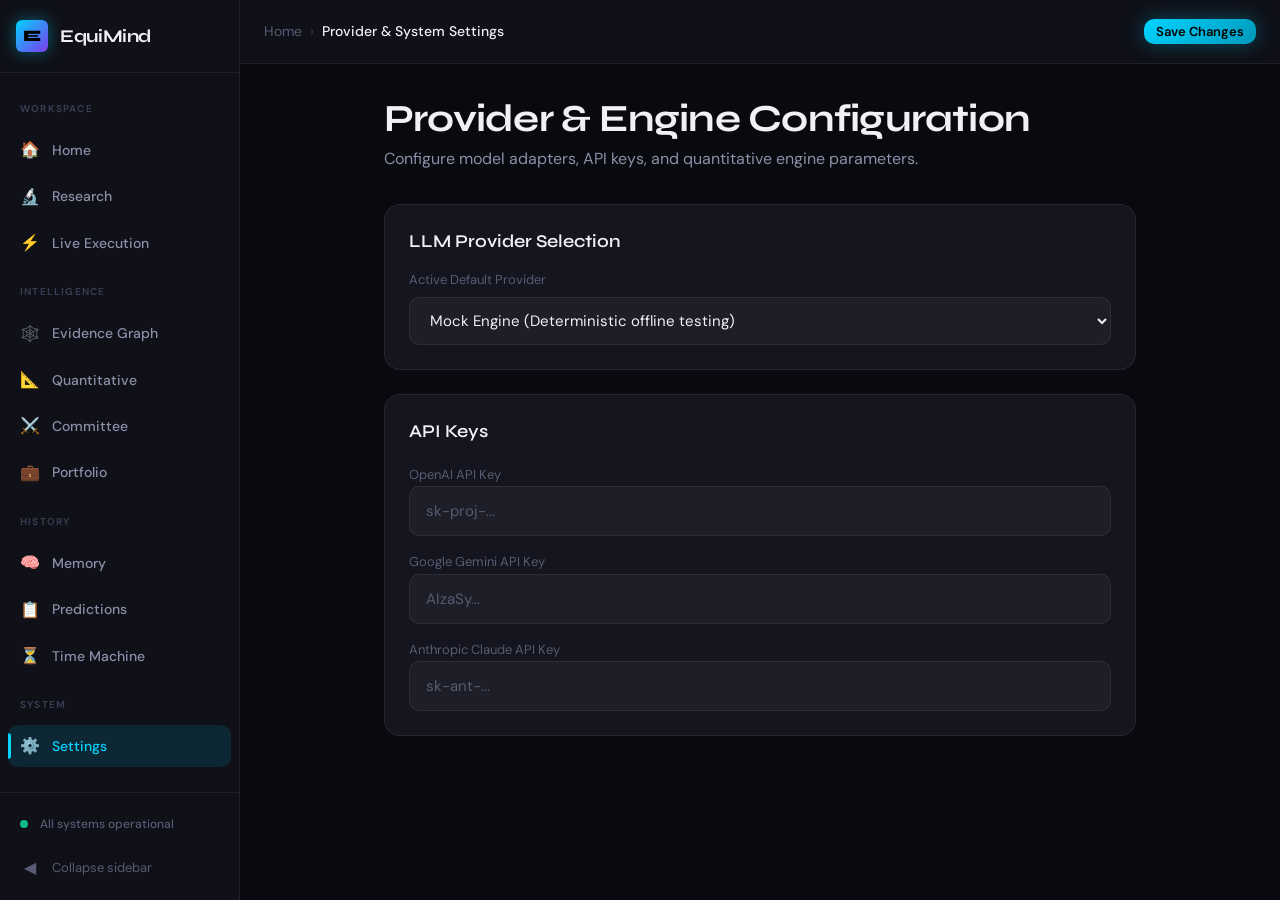
<file: web/settings.html>
<!DOCTYPE html>
<html lang="en" data-theme="dark">
<head>
  <meta charset="UTF-8">
  <meta name="viewport" content="width=device-width, initial-scale=1.0">
  <title>Settings — EquiMind</title>
  <link rel="preconnect" href="https://fonts.googleapis.com">
  <link rel="preconnect" href="https://fonts.gstatic.com" crossorigin>
  <link href="https://fonts.googleapis.com/css2?family=DM+Sans:wght@400;500;600;700&family=JetBrains+Mono:wght@400;600;700&family=Syne:wght@700;800&display=swap" rel="stylesheet">
  <link rel="stylesheet" href="css/design-system.css">
  <link rel="stylesheet" href="css/components.css">
  <link rel="stylesheet" href="css/layout.css">
</head>
<body>

<div id="nav-overlay" style="display:none;position:fixed;inset:0;background:rgba(0,0,0,0.6);z-index:150;backdrop-filter:blur(4px)" onclick="nav.closeMobile()"></div>

<div class="app-shell">
  <nav id="nav-sidebar" class="nav-sidebar">
    <div class="nav-logo"><a href="index.html" class="nav-logo-icon" style="text-decoration:none">E</a><span class="nav-logo-text">EquiMind</span></div>
    <div class="nav-body">
      <span class="nav-group-label">Workspace</span>
      <a href="index.html" class="nav-item" data-page="index.html"><span class="nav-item-icon">🏠</span><span class="nav-item-label">Home</span></a>
      <a href="research.html" class="nav-item" data-page="research.html"><span class="nav-item-icon">🔬</span><span class="nav-item-label">Research</span></a>
      <a href="live.html" class="nav-item" data-page="live.html"><span class="nav-item-icon">⚡</span><span class="nav-item-label">Live Execution</span></a>
      <span class="nav-group-label">Intelligence</span>
      <a href="evidence.html" class="nav-item" data-page="evidence.html"><span class="nav-item-icon">🕸️</span><span class="nav-item-label">Evidence Graph</span></a>
      <a href="quantitative.html" class="nav-item" data-page="quantitative.html"><span class="nav-item-icon">📐</span><span class="nav-item-label">Quantitative</span></a>
      <a href="committee.html" class="nav-item" data-page="committee.html"><span class="nav-item-icon">⚔️</span><span class="nav-item-label">Committee</span></a>
      <a href="portfolio.html" class="nav-item" data-page="portfolio.html"><span class="nav-item-icon">💼</span><span class="nav-item-label">Portfolio</span></a>
      <span class="nav-group-label">History</span>
      <a href="memory.html" class="nav-item" data-page="memory.html"><span class="nav-item-icon">🧠</span><span class="nav-item-label">Memory</span></a>
      <a href="predictions.html" class="nav-item" data-page="predictions.html"><span class="nav-item-icon">📋</span><span class="nav-item-label">Predictions</span></a>
      <a href="timemachine.html" class="nav-item" data-page="timemachine.html"><span class="nav-item-icon">⏳</span><span class="nav-item-label">Time Machine</span></a>
      <span class="nav-group-label">System</span>
      <a href="settings.html" class="nav-item" data-page="settings.html"><span class="nav-item-icon">⚙️</span><span class="nav-item-label">Settings</span></a>
    </div>
    <div class="nav-footer">
      <div class="nav-item" style="gap:var(--space-3);color:var(--text-muted);font-size:0.75rem"><span class="status-dot live"></span><span class="nav-item-label">All systems operational</span></div>
      <div id="nav-collapse-btn" class="nav-collapse-btn"><span class="nav-collapse-icon nav-item-icon">◀</span><span class="nav-item-label t-small">Collapse sidebar</span></div>
    </div>
  </nav>

  <main class="main-content">
    <header class="top-bar">
      <div class="top-bar-left">
        <button id="mobile-menu-btn" class="btn btn-ghost btn-icon" style="display:none">☰</button>
        <nav class="breadcrumb"><a href="index.html" class="breadcrumb-sep" style="color:var(--text-muted)">Home</a><span class="breadcrumb-sep">›</span><span class="breadcrumb-current">Provider & System Settings</span></nav>
      </div>
      <div class="top-bar-right"><button class="btn btn-primary btn-sm" onclick="toast.success('Settings saved successfully!')">Save Changes</button></div>
    </header>

    <div class="page-content">
      <div class="container" style="padding-top:var(--space-8);max-width:800px">
        <h1 class="t-h1">Provider & Engine Configuration</h1>
        <p class="t-secondary" style="margin-top:4px">Configure model adapters, API keys, and quantitative engine parameters.</p>

        <div style="display:flex;flex-direction:column;gap:var(--space-6);margin-top:var(--space-8)">
          <div class="card p-6 flex flex-col gap-4">
            <h2 class="t-h3">LLM Provider Selection</h2>
            <div class="flex flex-col gap-2">
              <label class="t-small t-muted">Active Default Provider</label>
              <select class="input">
                <option value="mock">Mock Engine (Deterministic offline testing)</option>
                <option value="openai">OpenAI (gpt-4o / o3-mini)</option>
                <option value="gemini">Google Gemini (gemini-1.5-pro)</option>
                <option value="claude">Anthropic Claude (claude-3-5-sonnet)</option>
                <option value="ollama">Ollama Local (llama3.1)</option>
              </select>
            </div>
          </div>

          <div class="card p-6 flex flex-col gap-4">
            <h2 class="t-h3">API Keys</h2>
            <div class="flex flex-col gap-3">
              <div>
                <label class="t-small t-muted">OpenAI API Key</label>
                <input type="password" class="input" placeholder="sk-proj-...">
              </div>
              <div>
                <label class="t-small t-muted">Google Gemini API Key</label>
                <input type="password" class="input" placeholder="AIzaSy...">
              </div>
              <div>
                <label class="t-small t-muted">Anthropic Claude API Key</label>
                <input type="password" class="input" placeholder="sk-ant-...">
              </div>
            </div>
          </div>
        </div>
      </div>
    </div>
  </main>
</div>

<div id="toast-container" class="toast-container"></div>
<script src="js/nav.js"></script>
<script>
  function checkMobile() {
    const btn = document.getElementById('mobile-menu-btn');
    if (btn) btn.style.display = window.innerWidth <= 768 ? 'flex' : 'none';
  }
  checkMobile();
  window.addEventListener('resize', checkMobile);
</script>
</body>
</html>
</file>
<file: web/css/design-system.css>
/* =========================================================
   EquiMind Design System — design-system.css
   Core tokens, typography, animations, scrollbar, reset
   ========================================================= */

/* ── Google Fonts are loaded in HTML ── */

/* ── Reset ── */
*, *::before, *::after { box-sizing: border-box; margin: 0; padding: 0; }
html { font-size: 16px; scroll-behavior: smooth; }
img, video, svg { display: block; max-width: 100%; }
a { text-decoration: none; color: inherit; }
ul, ol { list-style: none; }
button { cursor: pointer; border: none; background: none; font: inherit; }
input, textarea, select { font: inherit; border: none; outline: none; background: none; }

/* ── Design Tokens ── */
:root {
  /* Backgrounds */
  --bg-primary:     #090A0F;
  --bg-secondary:   #0F1018;
  --bg-card:        #14151F;
  --bg-card-hover:  #1A1B28;
  --bg-panel:       rgba(14, 15, 24, 0.85);
  --bg-glass:       rgba(255, 255, 255, 0.03);
  --bg-glass-hover: rgba(255, 255, 255, 0.055);
  --bg-input:       rgba(255, 255, 255, 0.04);

  /* Borders */
  --border:          rgba(255, 255, 255, 0.07);
  --border-strong:   rgba(255, 255, 255, 0.14);
  --border-accent:   rgba(0, 212, 255, 0.3);

  /* Text */
  --text-primary:   #F0F0F6;
  --text-secondary: #8E8EA8;
  --text-muted:     #5A5A72;
  --text-disabled:  #3A3A50;

  /* Accent Colors */
  --cyan:    #00D4FF;
  --cyan-dim: rgba(0, 212, 255, 0.12);
  --cyan-glow: 0 0 20px rgba(0, 212, 255, 0.35), 0 0 60px rgba(0, 212, 255, 0.12);

  --violet:    #7C3AED;
  --violet-dim: rgba(124, 58, 237, 0.12);
  --violet-glow: 0 0 20px rgba(124, 58, 237, 0.4);

  --green:    #10B981;
  --green-dim: rgba(16, 185, 129, 0.1);

  --amber:    #F59E0B;
  --amber-dim: rgba(245, 158, 11, 0.1);

  --red:      #EF4444;
  --red-dim:  rgba(239, 68, 68, 0.1);

  /* Typography */
  --font-heading:  'Syne', sans-serif;
  --font-body:     'DM Sans', sans-serif;
  --font-mono:     'JetBrains Mono', monospace;

  /* Spacing Scale */
  --space-1:  4px;
  --space-2:  8px;
  --space-3:  12px;
  --space-4:  16px;
  --space-5:  20px;
  --space-6:  24px;
  --space-8:  32px;
  --space-10: 40px;
  --space-12: 48px;
  --space-16: 64px;

  /* Border Radius */
  --radius-sm: 6px;
  --radius-md: 10px;
  --radius-lg: 16px;
  --radius-xl: 24px;
  --radius-full: 9999px;

  /* Transitions */
  --ease-fast:   150ms cubic-bezier(0.4, 0, 0.2, 1);
  --ease-normal: 250ms cubic-bezier(0.4, 0, 0.2, 1);
  --ease-slow:   400ms cubic-bezier(0.4, 0, 0.2, 1);
  --ease-spring: 350ms cubic-bezier(0.34, 1.56, 0.64, 1);

  /* Nav */
  --nav-width:         240px;
  --nav-width-collapsed: 64px;

  /* Shadows */
  --shadow-sm: 0 1px 3px rgba(0,0,0,0.4), 0 1px 2px rgba(0,0,0,0.3);
  --shadow-md: 0 4px 16px rgba(0,0,0,0.5), 0 2px 6px rgba(0,0,0,0.3);
  --shadow-lg: 0 8px 32px rgba(0,0,0,0.6), 0 4px 12px rgba(0,0,0,0.4);
}

/* ── Base HTML ── */
html, body {
  height: 100%;
  background-color: var(--bg-primary);
  color: var(--text-primary);
  font-family: var(--font-body);
  line-height: 1.6;
  -webkit-font-smoothing: antialiased;
  -moz-osx-font-smoothing: grayscale;
}

/* ── Scrollbar ── */
::-webkit-scrollbar { width: 6px; height: 6px; }
::-webkit-scrollbar-track { background: transparent; }
::-webkit-scrollbar-thumb { background: var(--border-strong); border-radius: var(--radius-full); }
::-webkit-scrollbar-thumb:hover { background: var(--text-muted); }

/* ── Typography Scale ── */
.t-hero {
  font-family: var(--font-heading);
  font-size: clamp(2.5rem, 6vw, 4.5rem);
  font-weight: 800;
  line-height: 1.1;
  letter-spacing: -0.03em;
}
.t-h1 {
  font-family: var(--font-heading);
  font-size: clamp(1.75rem, 3vw, 2.5rem);
  font-weight: 700;
  line-height: 1.2;
  letter-spacing: -0.02em;
}
.t-h2 {
  font-family: var(--font-heading);
  font-size: clamp(1.25rem, 2vw, 1.75rem);
  font-weight: 700;
  line-height: 1.3;
  letter-spacing: -0.01em;
}
.t-h3 {
  font-family: var(--font-heading);
  font-size: 1.125rem;
  font-weight: 600;
  line-height: 1.4;
}
.t-body { font-size: 0.9375rem; font-weight: 400; line-height: 1.7; }
.t-small { font-size: 0.8125rem; font-weight: 400; line-height: 1.5; }
.t-xs    { font-size: 0.6875rem; font-weight: 500; line-height: 1.4; letter-spacing: 0.04em; }
.t-mono  { font-family: var(--font-mono); font-size: 0.8125rem; }
.t-label {
  font-size: 0.6875rem;
  font-weight: 600;
  letter-spacing: 0.1em;
  text-transform: uppercase;
  color: var(--text-muted);
}
.t-cyan    { color: var(--cyan); }
.t-violet  { color: var(--violet); }
.t-green   { color: var(--green); }
.t-amber   { color: var(--amber); }
.t-red     { color: var(--red); }
.t-muted   { color: var(--text-muted); }
.t-secondary { color: var(--text-secondary); }

/* ── Animations ── */
@keyframes fade-in {
  from { opacity: 0; transform: translateY(8px); }
  to   { opacity: 1; transform: translateY(0); }
}
@keyframes fade-in-left {
  from { opacity: 0; transform: translateX(-12px); }
  to   { opacity: 1; transform: translateX(0); }
}
@keyframes scale-in {
  from { opacity: 0; transform: scale(0.96); }
  to   { opacity: 1; transform: scale(1); }
}
@keyframes pulse-ring {
  0%   { box-shadow: 0 0 0 0 rgba(0, 212, 255, 0.4); }
  70%  { box-shadow: 0 0 0 10px rgba(0, 212, 255, 0); }
  100% { box-shadow: 0 0 0 0 rgba(0, 212, 255, 0); }
}
@keyframes spin-slow {
  from { transform: rotate(0deg); }
  to   { transform: rotate(360deg); }
}
@keyframes shimmer {
  0%   { background-position: -200% 0; }
  100% { background-position: 200% 0; }
}
@keyframes blink {
  0%, 100% { opacity: 1; }
  50%       { opacity: 0; }
}
@keyframes slide-up {
  from { opacity: 0; transform: translateY(16px); }
  to   { opacity: 1; transform: translateY(0); }
}
@keyframes node-enter {
  from { opacity: 0; transform: scale(0.8); }
  to   { opacity: 1; transform: scale(1); }
}

.animate-fade-in      { animation: fade-in var(--ease-normal) both; }
.animate-fade-in-left { animation: fade-in-left var(--ease-normal) both; }
.animate-scale-in     { animation: scale-in var(--ease-spring) both; }
.animate-slide-up     { animation: slide-up var(--ease-slow) both; }

/* Stagger delays */
.delay-1  { animation-delay: 80ms; }
.delay-2  { animation-delay: 160ms; }
.delay-3  { animation-delay: 240ms; }
.delay-4  { animation-delay: 320ms; }
.delay-5  { animation-delay: 400ms; }
.delay-6  { animation-delay: 480ms; }
.delay-7  { animation-delay: 560ms; }
.delay-8  { animation-delay: 640ms; }

/* Shimmer skeleton */
.skeleton {
  background: linear-gradient(90deg, var(--bg-card) 25%, var(--bg-card-hover) 50%, var(--bg-card) 75%);
  background-size: 200% 100%;
  animation: shimmer 1.5s infinite;
  border-radius: var(--radius-sm);
}

/* ── Gradient Text ── */
.gradient-text {
  background: linear-gradient(135deg, var(--cyan) 0%, var(--violet) 100%);
  -webkit-background-clip: text;
  -webkit-text-fill-color: transparent;
  background-clip: text;
}
.gradient-text-green {
  background: linear-gradient(135deg, var(--green) 0%, var(--cyan) 100%);
  -webkit-background-clip: text;
  -webkit-text-fill-color: transparent;
  background-clip: text;
}
</file>
<file: web/css/components.css>
/* =========================================================
   EquiMind Components — components.css
   Buttons, Cards, Badges, Tags, Inputs, Status indicators
   ========================================================= */

/* ── Glass Card ── */
.card {
  background: var(--bg-card);
  border: 1px solid var(--border);
  border-radius: var(--radius-lg);
  transition: border-color var(--ease-normal), background var(--ease-normal), box-shadow var(--ease-normal);
}
.card:hover {
  background: var(--bg-card-hover);
  border-color: var(--border-strong);
  box-shadow: var(--shadow-md);
}
.card-glass {
  background: var(--bg-glass);
  backdrop-filter: blur(20px);
  -webkit-backdrop-filter: blur(20px);
  border: 1px solid var(--border);
  border-radius: var(--radius-lg);
}
.card-glass:hover {
  background: var(--bg-glass-hover);
  border-color: var(--border-strong);
}
.card-cyan-glow {
  border-color: rgba(0, 212, 255, 0.2);
  box-shadow: inset 0 0 40px rgba(0, 212, 255, 0.04), 0 0 40px rgba(0, 212, 255, 0.08);
}
.card-violet-glow {
  border-color: rgba(124, 58, 237, 0.25);
  box-shadow: inset 0 0 40px rgba(124, 58, 237, 0.05), 0 0 40px rgba(124, 58, 237, 0.1);
}
.card-green-glow {
  border-color: rgba(16, 185, 129, 0.2);
  box-shadow: inset 0 0 40px rgba(16, 185, 129, 0.04), 0 0 30px rgba(16, 185, 129, 0.08);
}
.card-red-glow {
  border-color: rgba(239, 68, 68, 0.2);
  box-shadow: inset 0 0 40px rgba(239, 68, 68, 0.04), 0 0 30px rgba(239, 68, 68, 0.08);
}

/* ── Buttons ── */
.btn {
  display: inline-flex;
  align-items: center;
  gap: var(--space-2);
  padding: 10px var(--space-5);
  border-radius: var(--radius-md);
  font-family: var(--font-body);
  font-size: 0.875rem;
  font-weight: 600;
  line-height: 1;
  transition: all var(--ease-fast);
  white-space: nowrap;
  user-select: none;
}
.btn:active { transform: scale(0.97); }

.btn-primary {
  background: linear-gradient(135deg, var(--cyan) 0%, #0099BB 100%);
  color: #000;
  box-shadow: 0 0 20px rgba(0, 212, 255, 0.3);
}
.btn-primary:hover {
  background: linear-gradient(135deg, #33DDFF 0%, var(--cyan) 100%);
  box-shadow: 0 0 30px rgba(0, 212, 255, 0.5);
  transform: translateY(-1px);
}

.btn-violet {
  background: linear-gradient(135deg, var(--violet) 0%, #5B21B6 100%);
  color: #fff;
  box-shadow: 0 0 20px rgba(124, 58, 237, 0.3);
}
.btn-violet:hover {
  box-shadow: 0 0 30px rgba(124, 58, 237, 0.5);
  transform: translateY(-1px);
}

.btn-ghost {
  background: var(--bg-glass);
  color: var(--text-secondary);
  border: 1px solid var(--border);
}
.btn-ghost:hover {
  background: var(--bg-glass-hover);
  color: var(--text-primary);
  border-color: var(--border-strong);
}

.btn-sm { padding: 6px var(--space-3); font-size: 0.8125rem; }
.btn-lg { padding: 14px var(--space-8); font-size: 1rem; border-radius: var(--radius-lg); }
.btn-icon { padding: 10px; border-radius: var(--radius-md); }
.btn-icon.btn-sm { padding: 7px; }

/* ── Badges ── */
.badge {
  display: inline-flex;
  align-items: center;
  gap: 5px;
  padding: 3px 10px;
  border-radius: var(--radius-full);
  font-size: 0.6875rem;
  font-weight: 600;
  letter-spacing: 0.06em;
  text-transform: uppercase;
  white-space: nowrap;
}
.badge-cyan    { background: rgba(0, 212, 255, 0.12);   color: var(--cyan);   border: 1px solid rgba(0, 212, 255, 0.25); }
.badge-violet  { background: rgba(124, 58, 237, 0.12);  color: #A78BFA;        border: 1px solid rgba(124, 58, 237, 0.25); }
.badge-green   { background: rgba(16, 185, 129, 0.12);  color: var(--green);  border: 1px solid rgba(16, 185, 129, 0.25); }
.badge-amber   { background: rgba(245, 158, 11, 0.12);  color: var(--amber);  border: 1px solid rgba(245, 158, 11, 0.25); }
.badge-red     { background: rgba(239, 68, 68, 0.12);   color: var(--red);    border: 1px solid rgba(239, 68, 68, 0.25); }
.badge-neutral { background: var(--bg-glass);            color: var(--text-secondary); border: 1px solid var(--border); }

/* ── Tags (flat, no border) ── */
.tag {
  display: inline-flex;
  align-items: center;
  padding: 2px 8px;
  border-radius: var(--radius-sm);
  font-size: 0.75rem;
  font-weight: 500;
  background: var(--bg-glass);
  color: var(--text-secondary);
}

/* ── Status Dot ── */
.status-dot {
  display: inline-block;
  width: 8px; height: 8px;
  border-radius: 50%;
  flex-shrink: 0;
}
.status-dot.live    { background: var(--green); animation: pulse-ring 2s infinite; }
.status-dot.waiting { background: var(--text-muted); }
.status-dot.running { background: var(--cyan); animation: pulse-ring 1.5s infinite; }
.status-dot.done    { background: var(--green); }
.status-dot.failed  { background: var(--red); }
.status-dot.skipped { background: var(--text-disabled); }

/* ── Input Fields ── */
.input {
  width: 100%;
  padding: 12px var(--space-4);
  background: var(--bg-input);
  border: 1px solid var(--border);
  border-radius: var(--radius-md);
  color: var(--text-primary);
  font-size: 0.9375rem;
  transition: border-color var(--ease-fast), box-shadow var(--ease-fast);
}
.input::placeholder { color: var(--text-muted); }
.input:focus {
  border-color: var(--cyan);
  box-shadow: 0 0 0 3px rgba(0, 212, 255, 0.12), var(--cyan-glow);
}

.search-input {
  width: 100%;
  padding: 18px var(--space-6) 18px 52px;
  background: var(--bg-glass);
  backdrop-filter: blur(16px);
  border: 1px solid var(--border-strong);
  border-radius: var(--radius-xl);
  color: var(--text-primary);
  font-family: var(--font-body);
  font-size: 1rem;
  font-weight: 400;
  transition: all var(--ease-normal);
}
.search-input::placeholder { color: var(--text-muted); }
.search-input:focus {
  border-color: var(--cyan);
  box-shadow: var(--cyan-glow), 0 8px 32px rgba(0,0,0,0.4);
  background: rgba(0, 212, 255, 0.03);
}

/* ── Divider ── */
.divider {
  height: 1px;
  background: var(--border);
  border: none;
}
.divider-vertical {
  width: 1px;
  background: var(--border);
  align-self: stretch;
}

/* ── Tooltip ── */
[data-tooltip] { position: relative; }
[data-tooltip]::after {
  content: attr(data-tooltip);
  position: absolute;
  bottom: calc(100% + 8px);
  left: 50%;
  transform: translateX(-50%);
  padding: 5px 10px;
  background: var(--bg-card-hover);
  border: 1px solid var(--border-strong);
  border-radius: var(--radius-sm);
  font-size: 0.75rem;
  font-family: var(--font-body);
  color: var(--text-primary);
  white-space: nowrap;
  pointer-events: none;
  opacity: 0;
  transition: opacity var(--ease-fast);
  z-index: 1000;
}
[data-tooltip]:hover::after { opacity: 1; }

/* ── Stat Card ── */
.stat-card {
  padding: var(--space-5) var(--space-6);
  background: var(--bg-card);
  border: 1px solid var(--border);
  border-radius: var(--radius-lg);
  display: flex;
  flex-direction: column;
  gap: var(--space-2);
  transition: all var(--ease-normal);
}
.stat-card:hover {
  border-color: var(--border-strong);
  background: var(--bg-card-hover);
  transform: translateY(-2px);
  box-shadow: var(--shadow-md);
}
.stat-card .stat-label {
  font-size: 0.6875rem;
  font-weight: 600;
  letter-spacing: 0.1em;
  text-transform: uppercase;
  color: var(--text-muted);
}
.stat-card .stat-value {
  font-family: var(--font-mono);
  font-size: 1.5rem;
  font-weight: 700;
  color: var(--text-primary);
  line-height: 1.2;
}
.stat-card .stat-delta {
  font-size: 0.8rem;
  font-weight: 500;
}
.stat-delta.positive { color: var(--green); }
.stat-delta.negative { color: var(--red); }

/* ── Progress Bar ── */
.progress-bar {
  width: 100%;
  height: 4px;
  background: var(--bg-glass);
  border-radius: var(--radius-full);
  overflow: hidden;
}
.progress-fill {
  height: 100%;
  border-radius: var(--radius-full);
  background: linear-gradient(90deg, var(--cyan), var(--violet));
  transition: width 600ms cubic-bezier(0.4, 0, 0.2, 1);
}

/* ── Section Header ── */
.section-header {
  display: flex;
  align-items: center;
  justify-content: space-between;
  margin-bottom: var(--space-6);
}

/* ── Empty State ── */
.empty-state {
  display: flex;
  flex-direction: column;
  align-items: center;
  justify-content: center;
  gap: var(--space-4);
  padding: var(--space-16);
  text-align: center;
  color: var(--text-muted);
}
.empty-state .empty-icon {
  font-size: 2.5rem;
  opacity: 0.4;
}

/* ── Spinner ── */
.spinner {
  width: 20px; height: 20px;
  border: 2px solid var(--border);
  border-top-color: var(--cyan);
  border-radius: 50%;
  animation: spin-slow 0.8s linear infinite;
  flex-shrink: 0;
}
.spinner-sm { width: 14px; height: 14px; border-width: 2px; }
.spinner-lg { width: 32px; height: 32px; border-width: 3px; }

/* ── Ticker Chip ── */
.ticker-chip {
  display: inline-flex;
  align-items: center;
  gap: 6px;
  padding: 4px 10px 4px 8px;
  background: var(--cyan-dim);
  border: 1px solid rgba(0, 212, 255, 0.2);
  border-radius: var(--radius-full);
  font-family: var(--font-mono);
  font-size: 0.8125rem;
  font-weight: 700;
  color: var(--cyan);
}

/* ── Recommendation Rating ── */
.rating-strong-buy  { color: #00FF88; }
.rating-buy         { color: var(--green); }
.rating-hold        { color: var(--amber); }
.rating-sell        { color: var(--red); }
.rating-strong-sell { color: #FF2244; }

/* ── Hover lift ── */
.hover-lift {
  transition: transform var(--ease-normal), box-shadow var(--ease-normal);
}
.hover-lift:hover {
  transform: translateY(-3px);
  box-shadow: var(--shadow-lg);
}

/* ── Utility ── */
.flex        { display: flex; }
.flex-col    { display: flex; flex-direction: column; }
.items-center { align-items: center; }
.justify-between { justify-content: space-between; }
.gap-1 { gap: var(--space-1); }
.gap-2 { gap: var(--space-2); }
.gap-3 { gap: var(--space-3); }
.gap-4 { gap: var(--space-4); }
.gap-6 { gap: var(--space-6); }
.gap-8 { gap: var(--space-8); }
.p-4   { padding: var(--space-4); }
.p-5   { padding: var(--space-5); }
.p-6   { padding: var(--space-6); }
.p-8   { padding: var(--space-8); }
.w-full { width: 100%; }
.truncate { overflow: hidden; text-overflow: ellipsis; white-space: nowrap; }
.opacity-0 { opacity: 0; }
.pointer { cursor: pointer; }
.no-select { user-select: none; }
.relative { position: relative; }
.absolute { position: absolute; }
</file>
<file: web/css/layout.css>
/* =========================================================
   EquiMind Layout — layout.css
   App shell, left navigation, main workspace, top bar
   ========================================================= */

/* ── App Shell ── */
.app-shell {
  display: flex;
  height: 100vh;
  overflow: hidden;
  position: relative;
}

/* ── Left Navigation ── */
.nav-sidebar {
  width: var(--nav-width);
  flex-shrink: 0;
  display: flex;
  flex-direction: column;
  background: var(--bg-secondary);
  border-right: 1px solid var(--border);
  overflow: hidden;
  transition: width var(--ease-slow);
  position: relative;
  z-index: 100;
}
.nav-sidebar.collapsed {
  width: var(--nav-width-collapsed);
}

/* Nav Logo */
.nav-logo {
  display: flex;
  align-items: center;
  gap: var(--space-3);
  padding: var(--space-5) var(--space-4);
  border-bottom: 1px solid var(--border);
  min-height: 64px;
  overflow: hidden;
}
.nav-logo-icon {
  width: 32px; height: 32px;
  background: linear-gradient(135deg, var(--cyan), var(--violet));
  border-radius: var(--radius-sm);
  display: flex;
  align-items: center;
  justify-content: center;
  font-size: 1rem;
  font-weight: 800;
  font-family: var(--font-heading);
  color: #000;
  flex-shrink: 0;
  box-shadow: 0 0 16px rgba(0, 212, 255, 0.4);
}
.nav-logo-text {
  font-family: var(--font-heading);
  font-size: 1.125rem;
  font-weight: 700;
  color: var(--text-primary);
  letter-spacing: -0.02em;
  white-space: nowrap;
  opacity: 1;
  transition: opacity var(--ease-normal);
}
.nav-sidebar.collapsed .nav-logo-text { opacity: 0; pointer-events: none; }

/* Nav Groups */
.nav-body {
  flex: 1;
  overflow-y: auto;
  overflow-x: hidden;
  padding: var(--space-3) var(--space-2);
  display: flex;
  flex-direction: column;
  gap: var(--space-1);
}
.nav-group-label {
  font-size: 0.625rem;
  font-weight: 700;
  letter-spacing: 0.12em;
  text-transform: uppercase;
  color: var(--text-disabled);
  padding: var(--space-4) var(--space-3) var(--space-2);
  white-space: nowrap;
  overflow: hidden;
  transition: opacity var(--ease-normal);
}
.nav-sidebar.collapsed .nav-group-label { opacity: 0; }

/* Nav Item */
.nav-item {
  display: flex;
  align-items: center;
  gap: var(--space-3);
  padding: 10px var(--space-3);
  border-radius: var(--radius-md);
  color: var(--text-secondary);
  font-size: 0.875rem;
  font-weight: 500;
  cursor: pointer;
  transition: all var(--ease-fast);
  position: relative;
  white-space: nowrap;
  overflow: hidden;
  text-decoration: none;
}
.nav-item:hover {
  background: var(--bg-glass-hover);
  color: var(--text-primary);
}
.nav-item.active {
  background: var(--cyan-dim);
  color: var(--cyan);
}
.nav-item.active::before {
  content: '';
  position: absolute;
  left: 0; top: 20%; bottom: 20%;
  width: 3px;
  background: var(--cyan);
  border-radius: 0 var(--radius-full) var(--radius-full) 0;
}
.nav-item-icon {
  width: 20px; height: 20px;
  flex-shrink: 0;
  display: flex;
  align-items: center;
  justify-content: center;
  font-size: 1rem;
}
.nav-item-label {
  flex: 1;
  opacity: 1;
  transition: opacity var(--ease-normal);
}
.nav-sidebar.collapsed .nav-item-label { opacity: 0; pointer-events: none; }
.nav-item-badge {
  font-size: 0.625rem;
  font-weight: 700;
  padding: 2px 6px;
  background: var(--red);
  color: #fff;
  border-radius: var(--radius-full);
  line-height: 1.4;
  transition: opacity var(--ease-normal);
}
.nav-sidebar.collapsed .nav-item-badge { opacity: 0; }

/* Nav footer (collapse toggle) */
.nav-footer {
  padding: var(--space-3) var(--space-2);
  border-top: 1px solid var(--border);
  display: flex;
  flex-direction: column;
  gap: var(--space-1);
}
.nav-collapse-btn {
  display: flex;
  align-items: center;
  gap: var(--space-3);
  padding: 10px var(--space-3);
  border-radius: var(--radius-md);
  color: var(--text-muted);
  font-size: 0.875rem;
  cursor: pointer;
  transition: all var(--ease-fast);
  user-select: none;
}
.nav-collapse-btn:hover { background: var(--bg-glass); color: var(--text-secondary); }
.nav-collapse-icon {
  transition: transform var(--ease-slow);
  font-size: 1rem;
  flex-shrink: 0;
}
.nav-sidebar.collapsed .nav-collapse-icon { transform: rotate(180deg); }

/* ── Main Content Area ── */
.main-content {
  flex: 1;
  display: flex;
  flex-direction: column;
  overflow: hidden;
  min-width: 0;
}

/* ── Top Bar ── */
.top-bar {
  height: 64px;
  display: flex;
  align-items: center;
  justify-content: space-between;
  padding: 0 var(--space-6);
  border-bottom: 1px solid var(--border);
  background: var(--bg-secondary);
  flex-shrink: 0;
  gap: var(--space-4);
}
.top-bar-left  { display: flex; align-items: center; gap: var(--space-4); }
.top-bar-right { display: flex; align-items: center; gap: var(--space-3); }
.breadcrumb {
  display: flex;
  align-items: center;
  gap: var(--space-2);
  font-size: 0.875rem;
  color: var(--text-muted);
}
.breadcrumb-sep { color: var(--text-disabled); }
.breadcrumb-current { color: var(--text-primary); font-weight: 500; }

/* ── Page Content Scroll ── */
.page-content {
  flex: 1;
  overflow-y: auto;
  overflow-x: hidden;
}

/* ── Page Container ── */
.container {
  max-width: 1280px;
  margin: 0 auto;
  padding: 0 var(--space-6);
}
.container-full { padding: 0 var(--space-6); }
.page-header {
  padding: var(--space-10) 0 var(--space-6);
}

/* ── Grid Layouts ── */
.grid-2 { display: grid; grid-template-columns: 1fr 1fr; gap: var(--space-6); }
.grid-3 { display: grid; grid-template-columns: repeat(3, 1fr); gap: var(--space-6); }
.grid-4 { display: grid; grid-template-columns: repeat(4, 1fr); gap: var(--space-4); }
.grid-auto { display: grid; grid-template-columns: repeat(auto-fill, minmax(280px, 1fr)); gap: var(--space-5); }

/* ── Two-pane workspace ── */
.workspace-split {
  display: grid;
  grid-template-columns: 1fr 320px;
  gap: var(--space-6);
  align-items: start;
}
.workspace-split-wide {
  display: grid;
  grid-template-columns: 1fr 380px;
  gap: var(--space-6);
  align-items: start;
}

/* ── Sticky sidebar ── */
.sticky-sidebar {
  position: sticky;
  top: var(--space-6);
  max-height: calc(100vh - 120px);
  overflow-y: auto;
  display: flex;
  flex-direction: column;
  gap: var(--space-4);
}

/* ── Section ── */
.section { margin-bottom: var(--space-10); }
.section-title {
  font-family: var(--font-heading);
  font-size: 1rem;
  font-weight: 700;
  color: var(--text-primary);
  margin-bottom: var(--space-4);
  display: flex;
  align-items: center;
  gap: var(--space-2);
}

/* ── Notification Toast ── */
.toast-container {
  position: fixed;
  bottom: var(--space-6);
  right: var(--space-6);
  display: flex;
  flex-direction: column;
  gap: var(--space-3);
  z-index: 9999;
  pointer-events: none;
}
.toast {
  pointer-events: all;
  display: flex;
  align-items: flex-start;
  gap: var(--space-3);
  padding: var(--space-4) var(--space-5);
  background: var(--bg-card-hover);
  border: 1px solid var(--border-strong);
  border-radius: var(--radius-lg);
  box-shadow: var(--shadow-lg);
  max-width: 360px;
  animation: slide-up 300ms var(--ease-spring) both;
}
.toast.removing {
  animation: fade-in 200ms var(--ease-normal) reverse both;
}

/* ── Mobile ── */
@media (max-width: 768px) {
  .nav-sidebar { position: fixed; height: 100%; z-index: 200; transform: translateX(-100%); transition: transform var(--ease-slow); }
  .nav-sidebar.mobile-open { transform: translateX(0); }
  .main-content { margin-left: 0; }
  .grid-2, .grid-3, .grid-4 { grid-template-columns: 1fr; }
  .workspace-split, .workspace-split-wide { grid-template-columns: 1fr; }
  .container { padding: 0 var(--space-4); }
  .top-bar { padding: 0 var(--space-4); }
}

@media (max-width: 1024px) {
  .grid-3 { grid-template-columns: 1fr 1fr; }
  .grid-4 { grid-template-columns: 1fr 1fr; }
  .workspace-split { grid-template-columns: 1fr; }
}
</file>
<file: web/css/landing.css>
/* =========================================================
   EquiMind Landing Page — landing.css
   Hero, Search, Recent Reports, System Status
   ========================================================= */

/* ── Hero Section ── */
.hero {
  position: relative;
  display: flex;
  flex-direction: column;
  align-items: center;
  justify-content: center;
  text-align: center;
  padding: var(--space-16) var(--space-6);
  min-height: 60vh;
  overflow: hidden;
}
.hero-canvas {
  position: absolute;
  inset: 0;
  pointer-events: none;
  opacity: 0.4;
}
.hero-eyebrow {
  display: inline-flex;
  align-items: center;
  gap: var(--space-2);
  padding: 5px 14px;
  background: var(--cyan-dim);
  border: 1px solid rgba(0, 212, 255, 0.2);
  border-radius: var(--radius-full);
  font-size: 0.75rem;
  font-weight: 600;
  letter-spacing: 0.06em;
  text-transform: uppercase;
  color: var(--cyan);
  margin-bottom: var(--space-6);
  animation: fade-in 600ms both;
}
.hero-headline {
  font-family: var(--font-heading);
  font-size: clamp(2.75rem, 7vw, 5rem);
  font-weight: 800;
  line-height: 1.05;
  letter-spacing: -0.04em;
  color: var(--text-primary);
  margin-bottom: var(--space-5);
  animation: fade-in 600ms 100ms both;
  max-width: 900px;
}
.hero-sub {
  font-size: 1.0625rem;
  line-height: 1.7;
  color: var(--text-secondary);
  max-width: 600px;
  margin-bottom: var(--space-10);
  animation: fade-in 600ms 200ms both;
}

/* ── Search Box ── */
.search-wrapper {
  position: relative;
  width: 100%;
  max-width: 680px;
  margin: 0 auto;
  animation: fade-in 600ms 300ms both;
}
.search-icon {
  position: absolute;
  left: 20px;
  top: 50%;
  transform: translateY(-50%);
  color: var(--text-muted);
  font-size: 1.125rem;
  pointer-events: none;
  transition: color var(--ease-fast);
}
.search-wrapper:focus-within .search-icon { color: var(--cyan); }
.search-actions {
  position: absolute;
  right: 10px;
  top: 50%;
  transform: translateY(-50%);
  display: flex;
  align-items: center;
  gap: var(--space-2);
}
.search-examples {
  display: flex;
  flex-wrap: wrap;
  justify-content: center;
  gap: var(--space-2);
  margin-top: var(--space-4);
}
.search-example-chip {
  padding: 6px 14px;
  background: var(--bg-glass);
  border: 1px solid var(--border);
  border-radius: var(--radius-full);
  font-size: 0.8125rem;
  color: var(--text-secondary);
  cursor: pointer;
  transition: all var(--ease-fast);
  user-select: none;
}
.search-example-chip:hover {
  background: var(--bg-glass-hover);
  color: var(--text-primary);
  border-color: var(--border-strong);
}

/* ── Quick Stats Strip ── */
.stats-strip {
  display: flex;
  align-items: center;
  justify-content: center;
  gap: var(--space-8);
  padding: var(--space-5) var(--space-6);
  border-top: 1px solid var(--border);
  border-bottom: 1px solid var(--border);
  background: var(--bg-secondary);
  flex-wrap: wrap;
  animation: fade-in 600ms 400ms both;
}
.stats-strip-item {
  display: flex;
  align-items: center;
  gap: var(--space-2);
  font-size: 0.8125rem;
  color: var(--text-muted);
}
.stats-strip-value {
  font-family: var(--font-mono);
  font-weight: 700;
  color: var(--text-primary);
}

/* ── Section ── */
.landing-section {
  padding: var(--space-12) var(--space-6);
  max-width: 1200px;
  margin: 0 auto;
}

/* ── Recent Reports ── */
.reports-scroll {
  display: flex;
  gap: var(--space-4);
  overflow-x: auto;
  padding-bottom: var(--space-3);
  scrollbar-width: thin;
  -ms-overflow-style: none;
}
.reports-scroll::-webkit-scrollbar { height: 3px; }

.report-card {
  flex-shrink: 0;
  width: 280px;
  padding: var(--space-5);
  background: var(--bg-card);
  border: 1px solid var(--border);
  border-radius: var(--radius-lg);
  cursor: pointer;
  transition: all var(--ease-normal);
  display: flex;
  flex-direction: column;
  gap: var(--space-3);
}
.report-card:hover {
  background: var(--bg-card-hover);
  border-color: var(--border-strong);
  transform: translateY(-3px);
  box-shadow: var(--shadow-md);
}
.report-card-header {
  display: flex;
  align-items: center;
  justify-content: space-between;
}
.report-card-ticker {
  font-family: var(--font-mono);
  font-size: 0.875rem;
  font-weight: 700;
  color: var(--cyan);
}
.report-card-title {
  font-size: 0.9375rem;
  font-weight: 600;
  color: var(--text-primary);
  line-height: 1.4;
  display: -webkit-box;
  -webkit-line-clamp: 2;
  -webkit-box-orient: vertical;
  overflow: hidden;
}
.report-card-meta {
  display: flex;
  align-items: center;
  justify-content: space-between;
  font-size: 0.75rem;
  color: var(--text-muted);
}
.report-card-conviction {
  display: flex;
  align-items: center;
  gap: 5px;
  font-size: 0.75rem;
  font-weight: 600;
}

/* ── Architecture Nodes ── */
.arch-diagram {
  display: flex;
  align-items: center;
  justify-content: center;
  gap: 0;
  padding: var(--space-8) 0;
  flex-wrap: wrap;
}
.arch-node {
  padding: var(--space-4) var(--space-5);
  border: 1px solid var(--border);
  border-radius: var(--radius-lg);
  text-align: center;
  background: var(--bg-card);
  min-width: 140px;
  transition: all var(--ease-normal);
  animation: node-enter 500ms var(--ease-spring) both;
}
.arch-node:hover {
  border-color: var(--cyan);
  box-shadow: 0 0 20px rgba(0, 212, 255, 0.15);
  transform: translateY(-2px);
}
.arch-node-icon {
  font-size: 1.5rem;
  margin-bottom: var(--space-2);
}
.arch-node-name {
  font-family: var(--font-heading);
  font-size: 0.875rem;
  font-weight: 700;
  color: var(--text-primary);
}
.arch-node-sub {
  font-size: 0.6875rem;
  color: var(--text-muted);
  margin-top: 3px;
}
.arch-arrow {
  display: flex;
  align-items: center;
  padding: 0 var(--space-3);
  color: var(--text-disabled);
  font-size: 1.25rem;
  animation: fade-in 500ms 300ms both;
}

/* ── System Status ── */
.status-grid {
  display: grid;
  grid-template-columns: repeat(auto-fill, minmax(200px, 1fr));
  gap: var(--space-3);
}
.status-item {
  display: flex;
  align-items: center;
  gap: var(--space-3);
  padding: var(--space-3) var(--space-4);
  background: var(--bg-card);
  border: 1px solid var(--border);
  border-radius: var(--radius-md);
  font-size: 0.8125rem;
  color: var(--text-secondary);
}
.status-item .status-name { flex: 1; }
.status-item .status-val {
  font-family: var(--font-mono);
  font-size: 0.75rem;
  color: var(--green);
  font-weight: 600;
}

/* ── Feature Blocks ── */
.feature-grid {
  display: grid;
  grid-template-columns: repeat(auto-fill, minmax(300px, 1fr));
  gap: var(--space-5);
  margin-top: var(--space-8);
}
.feature-block {
  padding: var(--space-6);
  background: var(--bg-card);
  border: 1px solid var(--border);
  border-radius: var(--radius-lg);
  transition: all var(--ease-normal);
  cursor: default;
}
.feature-block:hover {
  border-color: var(--border-strong);
  background: var(--bg-card-hover);
  transform: translateY(-2px);
  box-shadow: var(--shadow-md);
}
.feature-icon {
  font-size: 1.5rem;
  margin-bottom: var(--space-4);
}
.feature-title {
  font-family: var(--font-heading);
  font-size: 1rem;
  font-weight: 700;
  color: var(--text-primary);
  margin-bottom: var(--space-2);
}
.feature-desc {
  font-size: 0.875rem;
  line-height: 1.65;
  color: var(--text-secondary);
}
</file>
<file: web/css/committee.css>
/* =========================================================
   EquiMind Investment Committee & Debate — committee.css
   Bull vs Bear panels, Judge balance scale, conflict resolver
   ========================================================= */

.committee-container {
  padding: var(--space-6) var(--space-8);
  max-width: 1400px;
  margin: 0 auto;
  display: flex;
  flex-direction: column;
  gap: var(--space-8);
}

.committee-header {
  display: flex;
  align-items: center;
  justify-content: space-between;
  gap: var(--space-4);
  flex-wrap: wrap;
}

.debate-grid {
  display: grid;
  grid-template-columns: 1fr 1fr;
  gap: var(--space-6);
}

.bull-panel {
  background: rgba(16, 185, 129, 0.03);
  border: 1px solid rgba(16, 185, 129, 0.3);
  border-radius: var(--radius-lg);
  padding: var(--space-6);
  display: flex;
  flex-direction: column;
  gap: var(--space-4);
  box-shadow: inset 0 0 40px rgba(16, 185, 129, 0.04);
}

.bear-panel {
  background: rgba(239, 68, 68, 0.03);
  border: 1px solid rgba(239, 68, 68, 0.3);
  border-radius: var(--radius-lg);
  padding: var(--space-6);
  display: flex;
  flex-direction: column;
  gap: var(--space-4);
  box-shadow: inset 0 0 40px rgba(239, 68, 68, 0.04);
}

.debate-panel-header {
  display: flex;
  align-items: center;
  justify-content: space-between;
  padding-bottom: var(--space-3);
  border-bottom: 1px solid var(--border);
}

.debate-title {
  font-family: var(--font-heading);
  font-size: 1.25rem;
  font-weight: 800;
  display: flex;
  align-items: center;
  gap: var(--space-2);
}

.thesis-box {
  padding: var(--space-4);
  background: var(--bg-card);
  border: 1px solid var(--border);
  border-radius: var(--radius-md);
  font-size: 0.9375rem;
  line-height: 1.6;
  color: var(--text-primary);
}

.evidence-list-item {
  display: flex;
  align-items: flex-start;
  gap: var(--space-3);
  padding: var(--space-3) var(--space-4);
  background: var(--bg-card);
  border: 1px solid var(--border);
  border-radius: var(--radius-md);
  font-size: 0.84375rem;
}

/* Judge Panel */
.judge-panel {
  background: var(--bg-card);
  border: 1px solid rgba(0, 212, 255, 0.3);
  border-radius: var(--radius-lg);
  padding: var(--space-6);
  display: flex;
  flex-direction: column;
  gap: var(--space-5);
  box-shadow: 0 0 40px rgba(0, 212, 255, 0.06);
}

.judge-balance-bar {
  display: flex;
  height: 24px;
  border-radius: var(--radius-full);
  overflow: hidden;
  border: 1px solid var(--border-strong);
}
.judge-bar-bull {
  background: linear-gradient(90deg, var(--green), #34D399);
  display: flex;
  align-items: center;
  justify-content: center;
  color: #000;
  font-weight: 800;
  font-size: 0.75rem;
  font-family: var(--font-mono);
}
.judge-bar-bear {
  background: linear-gradient(90deg, #F87171, var(--red));
  display: flex;
  align-items: center;
  justify-content: center;
  color: #fff;
  font-weight: 800;
  font-size: 0.75rem;
  font-family: var(--font-mono);
}

.conflict-table {
  width: 100%;
  border-collapse: collapse;
  margin-top: var(--space-3);
}
.conflict-table th, .conflict-table td {
  padding: var(--space-3) var(--space-4);
  text-align: left;
  border-bottom: 1px solid var(--border);
  font-size: 0.8125rem;
}
.conflict-table th {
  color: var(--text-muted);
  font-weight: 600;
  text-transform: uppercase;
  font-size: 0.6875rem;
  letter-spacing: 0.08em;
}

@media (max-width: 1024px) {
  .debate-grid { grid-template-columns: 1fr; }
  .committee-container { padding: var(--space-4); }
}
</file>
<file: web/css/evidence.css>
/* =========================================================
   EquiMind Evidence Explorer — evidence.css
   Filter bar, structured evidence cards, credibility badges
   ========================================================= */

/* ── Evidence Layout ── */
.evidence-page-container {
  padding: var(--space-6) var(--space-8);
  max-width: 1400px;
  margin: 0 auto;
  display: flex;
  flex-direction: column;
  gap: var(--space-6);
}

/* ── Header & Summary Banner ── */
.evidence-header {
  display: flex;
  align-items: center;
  justify-content: space-between;
  gap: var(--space-4);
  flex-wrap: wrap;
}

.evidence-stats-row {
  display: flex;
  align-items: center;
  gap: var(--space-4);
  padding: var(--space-4) var(--space-6);
  background: var(--bg-card);
  border: 1px solid var(--border);
  border-radius: var(--radius-lg);
  flex-wrap: wrap;
}

.evidence-stat {
  display: flex;
  flex-direction: column;
  gap: 2px;
}
.evidence-stat-val {
  font-family: var(--font-mono);
  font-size: 1.25rem;
  font-weight: 700;
  color: var(--text-primary);
}
.evidence-stat-lbl {
  font-size: 0.6875rem;
  text-transform: uppercase;
  letter-spacing: 0.08em;
  color: var(--text-muted);
}

/* ── Filter Bar ── */
.filter-bar {
  padding: var(--space-5) var(--space-6);
  background: var(--bg-card);
  border: 1px solid var(--border);
  border-radius: var(--radius-lg);
  display: flex;
  flex-direction: column;
  gap: var(--space-4);
}

.filter-row-top {
  display: flex;
  align-items: center;
  gap: var(--space-4);
  flex-wrap: wrap;
}

.filter-search-box {
  flex: 1;
  min-width: 260px;
  position: relative;
}
.filter-search-input {
  width: 100%;
  padding: 10px 14px 10px 38px;
  background: var(--bg-glass);
  border: 1px solid var(--border);
  border-radius: var(--radius-md);
  color: var(--text-primary);
  font-size: 0.875rem;
  transition: all var(--ease-fast);
}
.filter-search-input:focus {
  border-color: var(--cyan);
  box-shadow: 0 0 0 2px rgba(0, 212, 255, 0.15);
}
.filter-search-icon {
  position: absolute;
  left: 12px;
  top: 50%;
  transform: translateY(-50%);
  color: var(--text-muted);
  font-size: 0.875rem;
}

.filter-row-chips {
  display: flex;
  align-items: center;
  gap: var(--space-3);
  flex-wrap: wrap;
}

.filter-chip-group {
  display: flex;
  align-items: center;
  gap: var(--space-1);
  background: var(--bg-glass);
  padding: 3px;
  border-radius: var(--radius-md);
  border: 1px solid var(--border);
}

.filter-chip {
  padding: 5px 12px;
  border-radius: var(--radius-sm);
  font-size: 0.75rem;
  font-weight: 500;
  color: var(--text-muted);
  cursor: pointer;
  transition: all var(--ease-fast);
  user-select: none;
  display: flex;
  align-items: center;
  gap: 5px;
}
.filter-chip:hover {
  color: var(--text-primary);
}
.filter-chip.active {
  background: var(--bg-card-hover);
  color: var(--cyan);
  font-weight: 600;
  box-shadow: var(--shadow-sm);
}

.slider-container {
  display: flex;
  align-items: center;
  gap: var(--space-3);
  font-size: 0.8125rem;
  color: var(--text-secondary);
}
.confidence-range {
  accent-color: var(--cyan);
  cursor: pointer;
}

/* ── Evidence Cards Grid ── */
.evidence-grid {
  display: grid;
  grid-template-columns: repeat(auto-fill, minmax(400px, 1fr));
  gap: var(--space-5);
}

.evidence-card {
  padding: var(--space-5);
  background: var(--bg-card);
  border: 1px solid var(--border);
  border-radius: var(--radius-lg);
  display: flex;
  flex-direction: column;
  gap: var(--space-3);
  transition: all var(--ease-normal);
  position: relative;
}
.evidence-card:hover {
  background: var(--bg-card-hover);
  border-color: var(--border-strong);
  transform: translateY(-2px);
  box-shadow: var(--shadow-md);
}

.evidence-card-header {
  display: flex;
  align-items: flex-start;
  justify-content: space-between;
  gap: var(--space-3);
}

.evidence-source-tag {
  display: inline-flex;
  align-items: center;
  gap: 6px;
  font-size: 0.75rem;
  font-weight: 600;
  color: var(--text-secondary);
}

.evidence-title {
  font-family: var(--font-heading);
  font-size: 1rem;
  font-weight: 700;
  color: var(--text-primary);
  line-height: 1.35;
}

.evidence-meta-bar {
  display: flex;
  align-items: center;
  gap: var(--space-3);
  flex-wrap: wrap;
  font-size: 0.75rem;
}

.credibility-badge {
  display: inline-flex;
  align-items: center;
  gap: 4px;
  padding: 2px 8px;
  border-radius: var(--radius-sm);
  font-size: 0.6875rem;
  font-weight: 700;
  letter-spacing: 0.04em;
  text-transform: uppercase;
}
.credibility-verified { background: rgba(0, 212, 255, 0.12); color: var(--cyan); border: 1px solid rgba(0, 212, 255, 0.25); }
.credibility-high     { background: rgba(16, 185, 129, 0.12); color: var(--green); border: 1px solid rgba(16, 185, 129, 0.25); }
.credibility-medium   { background: rgba(245, 158, 11, 0.12); color: var(--amber); border: 1px solid rgba(245, 158, 11, 0.25); }
.credibility-low      { background: rgba(239, 68, 68, 0.12);  color: var(--red);   border: 1px solid rgba(239, 68, 68, 0.25); }

.sentiment-chip {
  padding: 2px 8px;
  border-radius: var(--radius-full);
  font-size: 0.6875rem;
  font-weight: 700;
}
.sentiment-bullish { background: rgba(16, 185, 129, 0.15); color: var(--green); }
.sentiment-bearish { background: rgba(239, 68, 68, 0.15); color: var(--red); }
.sentiment-neutral { background: rgba(0, 212, 255, 0.15); color: var(--cyan); }

.evidence-content {
  font-size: 0.875rem;
  color: var(--text-secondary);
  line-height: 1.6;

  /* Clamp lines initially */
  display: -webkit-box;
  -webkit-line-clamp: 3;
  -webkit-box-orient: vertical;
  overflow: hidden;
  transition: all var(--ease-normal);
}
.evidence-card.expanded .evidence-content {
  -webkit-line-clamp: unset;
  overflow: visible;
}

.evidence-footer {
  display: flex;
  align-items: center;
  justify-content: space-between;
  padding-top: var(--space-3);
  border-top: 1px solid var(--border);
  margin-top: auto;
  font-size: 0.75rem;
  color: var(--text-muted);
}

.evidence-url-link {
  color: var(--cyan);
  font-family: var(--font-mono);
  display: inline-flex;
  align-items: center;
  gap: 4px;
  transition: color var(--ease-fast);
}
.evidence-url-link:hover {
  text-decoration: underline;
  color: #33DDFF;
}

.confidence-meter {
  display: flex;
  align-items: center;
  gap: var(--space-2);
  width: 130px;
}
.confidence-meter-bar {
  flex: 1;
  height: 4px;
  background: var(--bg-glass);
  border-radius: var(--radius-full);
  overflow: hidden;
}
.confidence-meter-fill {
  height: 100%;
  border-radius: var(--radius-full);
  background: linear-gradient(90deg, var(--cyan), var(--violet));
}

@media (max-width: 768px) {
  .evidence-grid { grid-template-columns: 1fr; }
  .evidence-page-container { padding: var(--space-4); }
}
</file>
<file: web/css/history.css>
/* =========================================================
   EquiMind History & Memory UIs — history.css
   Memory Explorer, Prediction Registry, Time Machine styles
   ========================================================= */

.history-container {
  padding: var(--space-6) var(--space-8);
  max-width: 1400px;
  margin: 0 auto;
  display: flex;
  flex-direction: column;
  gap: var(--space-6);
}

/* Memory Tree Tier Cards */
.memory-tier-card {
  background: var(--bg-card);
  border: 1px solid var(--border);
  border-radius: var(--radius-lg);
  padding: var(--space-5) var(--space-6);
  display: flex;
  flex-direction: column;
  gap: var(--space-3);
  transition: all var(--ease-normal);
}
.memory-tier-card:hover {
  border-color: var(--border-strong);
  background: var(--bg-card-hover);
}

.memory-tier-header {
  display: flex;
  align-items: center;
  justify-content: space-between;
}

/* Predictions Table */
.predictions-table-wrapper {
  background: var(--bg-card);
  border: 1px solid var(--border);
  border-radius: var(--radius-lg);
  overflow: hidden;
}

.predictions-table {
  width: 100%;
  border-collapse: collapse;
}
.predictions-table th, .predictions-table td {
  padding: var(--space-4) var(--space-5);
  text-align: left;
  border-bottom: 1px solid var(--border);
}
.predictions-table th {
  background: var(--bg-secondary);
  color: var(--text-muted);
  font-size: 0.6875rem;
  text-transform: uppercase;
  letter-spacing: 0.08em;
  font-weight: 700;
}
.predictions-table td {
  font-size: 0.875rem;
}

/* Time Machine Control Panel */
.timemachine-hero {
  padding: var(--space-8);
  background: radial-gradient(ellipse at 50% 0%, rgba(124, 58, 237, 0.15) 0%, transparent 70%), var(--bg-card);
  border: 1px solid rgba(124, 58, 237, 0.3);
  border-radius: var(--radius-xl);
  display: flex;
  flex-direction: column;
  align-items: center;
  text-align: center;
  gap: var(--space-5);
}

.date-slider-box {
  width: 100%;
  max-width: 600px;
  display: flex;
  flex-direction: column;
  gap: var(--space-3);
  padding: var(--space-4);
  background: var(--bg-glass);
  border-radius: var(--radius-lg);
  border: 1px solid var(--border);
}

@media (max-width: 768px) {
  .history-container { padding: var(--space-4); }
  .predictions-table th, .predictions-table td { padding: var(--space-3); font-size: 0.75rem; }
}
</file>
<file: web/css/quantitative.css>
/* =========================================================
   EquiMind Quantitative Workspace — quantitative.css
   Styles for 9 math panels, gauges, factor tables, Monte Carlo
   ========================================================= */

.quant-container {
  padding: var(--space-6) var(--space-8);
  max-width: 1400px;
  margin: 0 auto;
  display: flex;
  flex-direction: column;
  gap: var(--space-8);
}

.quant-header {
  display: flex;
  align-items: center;
  justify-content: space-between;
  gap: var(--space-4);
  flex-wrap: wrap;
}

.quant-grid {
  display: grid;
  grid-template-columns: repeat(2, 1fr);
  gap: var(--space-6);
}

.quant-card {
  background: var(--bg-card);
  border: 1px solid var(--border);
  border-radius: var(--radius-lg);
  padding: var(--space-6);
  display: flex;
  flex-direction: column;
  gap: var(--space-4);
  transition: all var(--ease-normal);
}
.quant-card:hover {
  border-color: var(--border-strong);
  box-shadow: var(--shadow-md);
}

.quant-card-header {
  display: flex;
  align-items: center;
  justify-content: space-between;
  padding-bottom: var(--space-3);
  border-bottom: 1px solid var(--border);
}

.quant-card-title {
  font-family: var(--font-heading);
  font-size: 1.0625rem;
  font-weight: 700;
  color: var(--text-primary);
  display: flex;
  align-items: center;
  gap: var(--space-2);
}

.stat-grid-4 {
  display: grid;
  grid-template-columns: repeat(4, 1fr);
  gap: var(--space-3);
}

.mini-stat {
  padding: var(--space-3) var(--space-4);
  background: var(--bg-glass);
  border: 1px solid var(--border);
  border-radius: var(--radius-md);
  display: flex;
  flex-direction: column;
  gap: 2px;
}
.mini-stat-lbl {
  font-size: 0.6875rem;
  color: var(--text-muted);
  text-transform: uppercase;
  letter-spacing: 0.06em;
}
.mini-stat-val {
  font-family: var(--font-mono);
  font-size: 1.125rem;
  font-weight: 700;
  color: var(--text-primary);
}

.canvas-wrapper {
  width: 100%;
  height: 220px;
  position: relative;
}

/* Piotroski Meter */
.piotroski-grid {
  display: grid;
  grid-template-columns: repeat(9, 1fr);
  gap: 6px;
}
.piotroski-box {
  height: 36px;
  border-radius: var(--radius-sm);
  display: flex;
  align-items: center;
  justify-content: center;
  font-family: var(--font-mono);
  font-size: 0.75rem;
  font-weight: 700;
  border: 1px solid var(--border);
}
.piotroski-box.passed {
  background: rgba(16, 185, 129, 0.15);
  color: var(--green);
  border-color: rgba(16, 185, 129, 0.3);
}
.piotroski-box.failed {
  background: rgba(239, 68, 68, 0.15);
  color: var(--red);
  border-color: rgba(239, 68, 68, 0.3);
}

/* Causal Engine Bar */
.causal-comparison {
  display: flex;
  flex-direction: column;
  gap: var(--space-3);
  padding: var(--space-4);
  background: var(--bg-glass);
  border-radius: var(--radius-md);
  border: 1px solid var(--border);
}
.causal-bar-row {
  display: flex;
  align-items: center;
  gap: var(--space-3);
}
.causal-bar-label {
  width: 140px;
  font-size: 0.8125rem;
  color: var(--text-secondary);
}
.causal-bar-outer {
  flex: 1;
  height: 12px;
  background: var(--bg-card);
  border-radius: var(--radius-full);
  overflow: hidden;
}
.causal-bar-fill {
  height: 100%;
  border-radius: var(--radius-full);
}

@media (max-width: 1024px) {
  .quant-grid { grid-template-columns: 1fr; }
  .quant-container { padding: var(--space-4); }
  .stat-grid-4 { grid-template-columns: repeat(2, 1fr); }
}
</file>
<file: web/css/report.css>
/* =========================================================
   EquiMind Institutional Research Report — report.css
   Print-ready institutional document layout with cited evidence
   ========================================================= */

.report-page-container {
  padding: var(--space-8) var(--space-8);
  max-width: 1000px;
  margin: 0 auto;
  display: flex;
  flex-direction: column;
  gap: var(--space-8);
}

.report-document {
  background: var(--bg-card);
  border: 1px solid var(--border-strong);
  border-radius: var(--radius-xl);
  padding: var(--space-10) var(--space-12);
  display: flex;
  flex-direction: column;
  gap: var(--space-8);
  box-shadow: var(--shadow-lg);
}

.report-doc-header {
  display: flex;
  align-items: flex-start;
  justify-content: space-between;
  border-bottom: 2px solid var(--border-strong);
  padding-bottom: var(--space-6);
}

.report-doc-title {
  font-family: var(--font-heading);
  font-size: 2.25rem;
  font-weight: 800;
  color: var(--text-primary);
  line-height: 1.15;
}

.report-section {
  display: flex;
  flex-direction: column;
  gap: var(--space-4);
}

.report-section-title {
  font-family: var(--font-heading);
  font-size: 1.25rem;
  font-weight: 700;
  color: var(--cyan);
  padding-bottom: var(--space-2);
  border-bottom: 1px solid var(--border);
  display: flex;
  align-items: center;
  gap: var(--space-2);
}

.report-body-text {
  font-size: 0.9375rem;
  line-height: 1.75;
  color: var(--text-secondary);
}

.cite-link {
  color: var(--cyan);
  font-family: var(--font-mono);
  font-size: 0.75rem;
  font-weight: 700;
  vertical-align: super;
  cursor: pointer;
  padding: 0 2px;
}
.cite-link:hover {
  text-decoration: underline;
}

.report-callout {
  padding: var(--space-5);
  background: var(--bg-glass);
  border-left: 4px solid var(--cyan);
  border-radius: 0 var(--radius-md) var(--radius-md) 0;
  font-size: 0.9375rem;
  line-height: 1.6;
}

@media print {
  body { background: #fff; color: #000; }
  .nav-sidebar, .top-bar, .btn { display: none !important; }
  .report-document { border: none; box-shadow: none; padding: 0; }
}

@media (max-width: 768px) {
  .report-page-container { padding: var(--space-4); }
  .report-document { padding: var(--space-6); }
}
</file>
